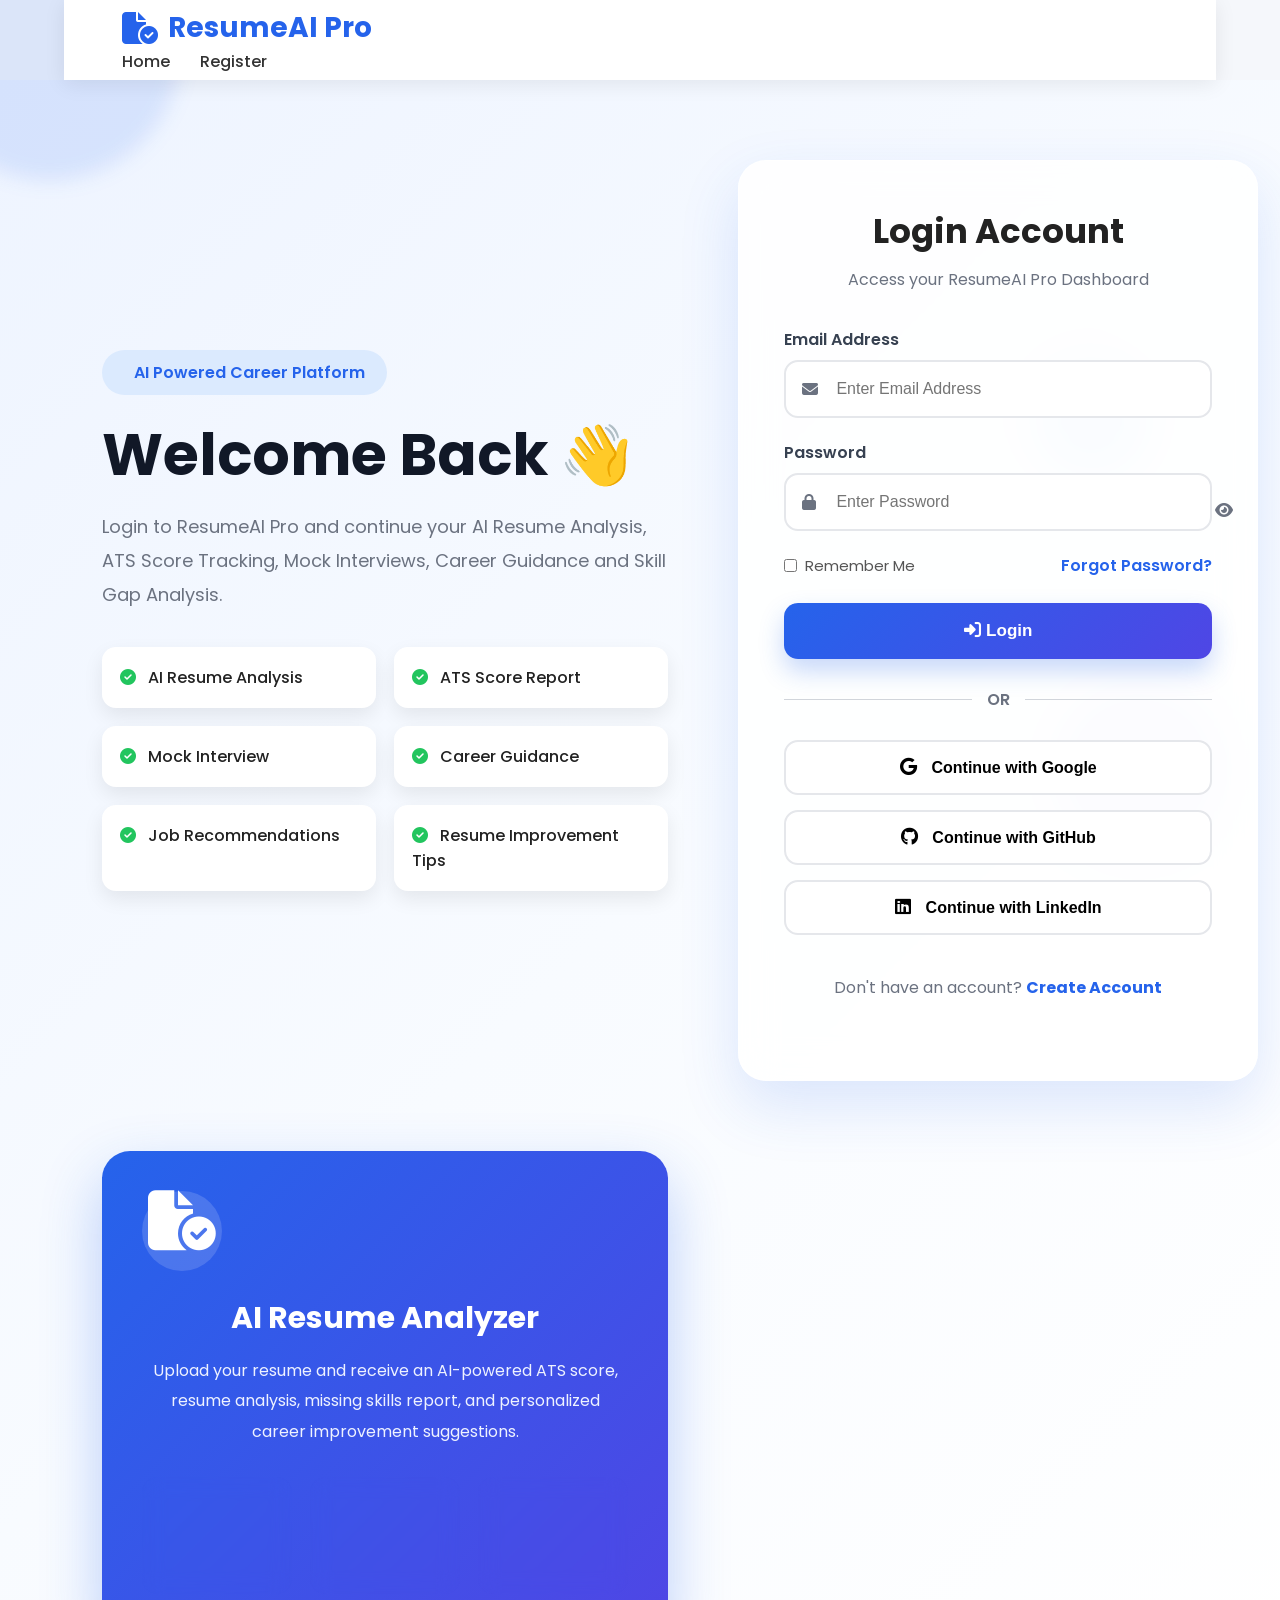
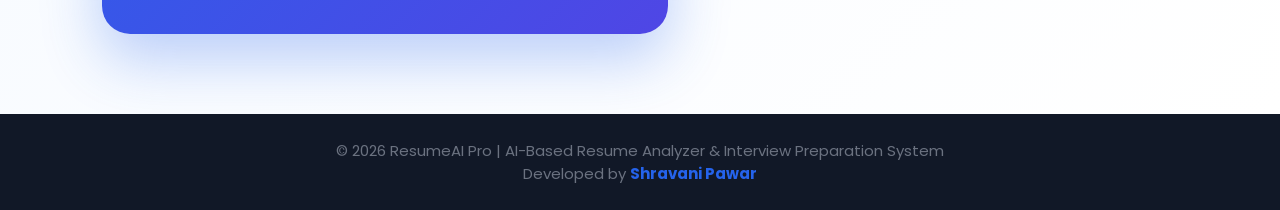
<file: login.html>
<!DOCTYPE html>
<html lang="en">

<head>

    <meta charset="UTF-8">
    <meta name="viewport" content="width=device-width, initial-scale=1.0">

    <title>Login | ResumeAI Pro</title>

    <!-- Google Font -->
    <link href="https://fonts.googleapis.com/css2?family=Poppins:wght@300;400;500;600;700;800&display=swap" rel="stylesheet">

    <!-- Font Awesome -->
    <link rel="stylesheet"
          href="https://cdnjs.cloudflare.com/ajax/libs/font-awesome/6.7.2/css/all.min.css">

    <!-- CSS (GitHub Pages Direct Linking) -->
    <link rel="stylesheet" href="style.css">
    <link rel="stylesheet" href="login.css">

</head>

<body>

<!--==================== NAVBAR ====================-->

<header class="navbar">

    <div class="container nav-container">

        <a href="index.html" class="logo">
            <i class="fa-solid fa-file-circle-check"></i>
            ResumeAI Pro
        </a>

        <nav>

            <ul class="nav-links">

                <li><a href="index.html">Home</a></li>

                <li><a href="register.html">Register</a></li>

            </ul>

        </nav>

    </div>

</header>

<!--==================== LOGIN ====================-->

<section class="login-page">

<div class="login-container">

<!-- LEFT SIDE -->

<div class="login-left">

<span class="login-badge">

<i class="fa-solid fa-sparkles"></i>

AI Powered Career Platform

</span>

<h1>

Welcome Back 👋

</h1>

<p>

Login to ResumeAI Pro and continue your AI Resume Analysis,
ATS Score Tracking,
Mock Interviews,
Career Guidance
and Skill Gap Analysis.

</p>

<div class="login-features">

<div>

<i class="fa-solid fa-circle-check"></i>

AI Resume Analysis

</div>

<div>

<i class="fa-solid fa-circle-check"></i>

ATS Score Report

</div>

<div>

<i class="fa-solid fa-circle-check"></i>

Mock Interview

</div>

<div>

<i class="fa-solid fa-circle-check"></i>

Career Guidance

</div>

<div>

<i class="fa-solid fa-circle-check"></i>

Job Recommendations

</div>

<div>

<i class="fa-solid fa-circle-check"></i>

Resume Improvement Tips

</div>

</div>

</div>

<!-- RIGHT SIDE -->

<div class="login-card">

<h2>

Login Account

</h2>

<p>

Access your ResumeAI Pro Dashboard

</p>

<form id="loginForm">

<div class="input-box">

<label>Email Address</label>

<div class="input-wrapper">

<i class="fa-solid fa-envelope"></i>

<input
type="email"
id="email"
placeholder="Enter Email Address"
required>

</div>

</div>

<div class="input-box">

<label>Password</label>

<div class="input-wrapper">

<i class="fa-solid fa-lock"></i>

<input
type="password"
id="password"
placeholder="Enter Password"
required>

<button
type="button"
class="toggle-password"
id="togglePassword">

<i class="fa-solid fa-eye"></i>

</button>

</div>

</div>

<!-- Remember Me + Forgot Password -->

<div class="login-options">

    <label class="remember-me">

        <input
            type="checkbox"
            id="remember">

        <span>Remember Me</span>

    </label>

    <a href="#" class="forgot-password">

        Forgot Password?

    </a>

</div>

<!-- Login Button -->

<button
    type="submit"
    class="login-btn"
    id="loginBtn">

    <span id="loginText">

        <i class="fa-solid fa-right-to-bracket"></i>

        Login

    </span>

    <span
        id="loadingSpinner"
        class="loading-spinner"
        style="display: none;">

        <i class="fa-solid fa-spinner fa-spin"></i>

        Please Wait...

    </span>

</button>

<!-- Divider -->

<div class="divider">

    <span>

        OR

    </span>

</div>

<!-- Google Login -->

<button
    type="button"
    class="social-btn google-btn">

    <i class="fa-brands fa-google"></i>

    Continue with Google

</button>

<!-- GitHub Login -->

<button
    type="button"
    class="social-btn github-btn">

    <i class="fa-brands fa-github"></i>

    Continue with GitHub

</button>

<!-- LinkedIn Login -->

<button
    type="button"
    class="social-btn linkedin-btn">

    <i class="fa-brands fa-linkedin"></i>

    Continue with LinkedIn

</button>

<p class="register-link">

    Don't have an account?

    <a href="register.html">

        Create Account

    </a>

</p>

</form>

</div>

<!-- ================= RIGHT INFO PANEL ================= -->

<div class="login-info">

    <div class="info-card">

        <div class="info-icon">
            <i class="fa-solid fa-file-circle-check"></i>
        </div>

        <h3>AI Resume Analyzer</h3>

        <p>
            Upload your resume and receive an AI-powered ATS score,
            resume analysis, missing skills report, and personalized
            career improvement suggestions.
        </p>

        <div class="info-stats">

            <div class="stat-box">
                <h2>95%</h2>
                <span>ATS Accuracy</span>
            </div>

            <div class="stat-box">
                <h2>10K+</h2>
                <span>Users</span>
            </div>

            <div class="stat-box">
                <h2>24/7</h2>
                <span>AI Support</span>
            </div>

        </div>

    </div>

</div>

</div>

</section>

<!-- Floating Background -->

<div class="bg-circle circle1"></div>
<div class="bg-circle circle2"></div>
<div class="bg-circle circle3"></div>

<!-- Footer -->

<footer class="login-footer">

    <p>

        © 2026 ResumeAI Pro |
        AI-Based Resume Analyzer & Interview Preparation System

    </p>

    <p>

        Developed by <strong>Shravani Pawar</strong>

    </p>

</footer>

<!-- JavaScript for Redirect to Dashboard -->

<script>
    document.getElementById('loginForm').addEventListener('submit', function(e) {
        e.preventDefault(); // Page reload थांबवतो
        
        // Optional: Spinner दाखवून लगेच redirect करणे
        document.getElementById('loginText').style.display = 'none';
        document.getElementById('loadingSpinner').style.display = 'inline-block';

        setTimeout(function() {
            window.location.href = 'dashboard.html'; // Direct Dashboard उघडेल
        }, 500); 
    });
</script>


</body>
</html>
</file>
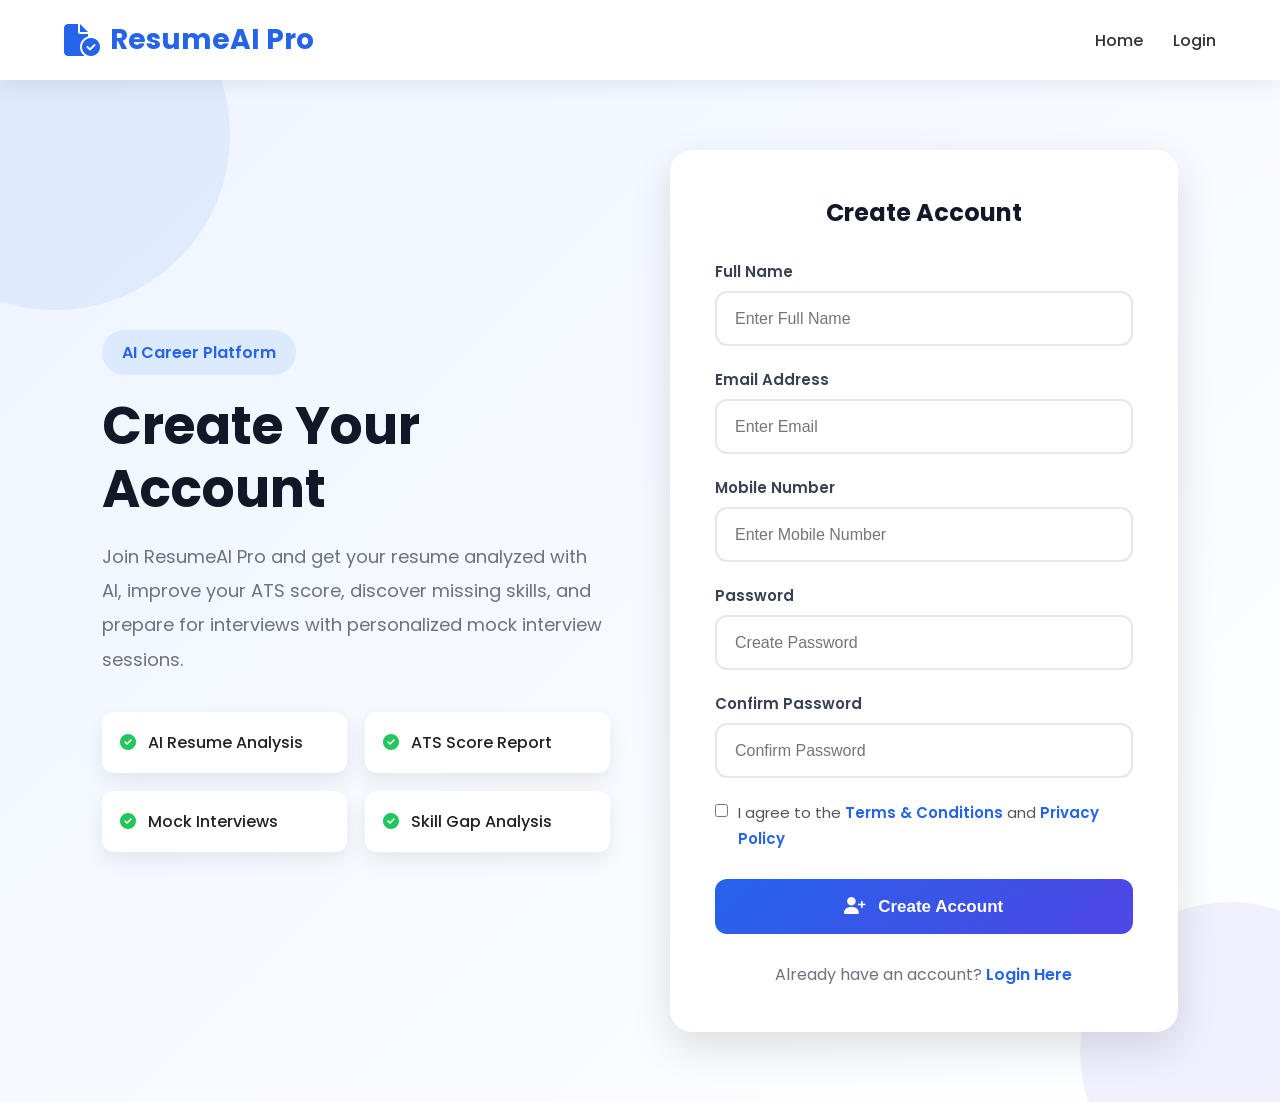
<file: register.html>
<!DOCTYPE html>
<html lang="en">

<head>

    <meta charset="UTF-8">
    <meta name="viewport" content="width=device-width, initial-scale=1.0">

    <title>Register | ResumeAI Pro</title>

    <!-- Google Fonts & Font Awesome -->
    <link rel="preconnect" href="https://fonts.googleapis.com">
    <link rel="preconnect" href="https://fonts.gstatic.com" crossorigin>
    <link href="https://fonts.googleapis.com/css2?family=Poppins:wght@300;400;500;600;700;800&display=swap" rel="stylesheet">
    <link rel="stylesheet" href="https://cdnjs.cloudflare.com/ajax/libs/font-awesome/6.6.0/css/all.min.css">

    <!-- CSS Files -->
    <link rel="stylesheet" href="style.css">
    <link rel="stylesheet" href="register.css">

</head>

<body>

<header>

    <nav class="navbar">

        <a href="index.html" class="logo">
            <i class="fa-solid fa-file-circle-check"></i>
            ResumeAI Pro
        </a>

        <div class="nav-links">

            <a href="index.html">Home</a>
            <a href="login.html">Login</a>

        </div>

    </nav>

</header>

<section class="register-page">

<div class="register-container">

<div class="register-left">

<span class="register-badge">

AI Career Platform

</span>

<h1>

Create Your Account

</h1>

<p>

Join ResumeAI Pro and get your resume analyzed with AI, improve your ATS score, discover missing skills, and prepare for interviews with personalized mock interview sessions.

</p>

<div class="register-features">

<div>

<i class="fa-solid fa-circle-check"></i>

AI Resume Analysis

</div>

<div>

<i class="fa-solid fa-circle-check"></i>

ATS Score Report

</div>

<div>

<i class="fa-solid fa-circle-check"></i>

Mock Interviews

</div>

<div>

<i class="fa-solid fa-circle-check"></i>

Skill Gap Analysis

</div>

</div>

</div>

<div class="register-right">

<div class="register-card">

<h2>Create Account</h2>

<form id="registerForm">

<div class="input-box">

<label>Full Name</label>

<input
type="text"
id="fullname"
placeholder="Enter Full Name"
required>

</div>

<div class="input-box">

<label>Email Address</label>

<input
type="email"
id="email"
placeholder="Enter Email"
required>

</div>

<div class="input-box">

    <label>Mobile Number</label>

    <input
        type="tel"
        id="mobile"
        placeholder="Enter Mobile Number"
        maxlength="10"
        required>

</div>

<div class="input-box">

    <label>Password</label>

    <input
        type="password"
        id="password"
        placeholder="Create Password"
        required>

</div>

<div class="input-box">

    <label>Confirm Password</label>

    <input
        type="password"
        id="confirmPassword"
        placeholder="Confirm Password"
        required>

</div>

<div class="checkbox-box">

    <input
        type="checkbox"
        id="terms"
        required>

    <label for="terms">

        I agree to the
        <a href="#">Terms & Conditions</a>
        and
        <a href="#">Privacy Policy</a>

    </label>

</div>

<button
    type="submit"
    class="register-btn-full">

    <i class="fa-solid fa-user-plus"></i>

    Create Account

</button>

<p class="login-text">

    Already have an account?

    <a href="login.html">

        Login Here

    </a>

</p>

</form>

</div>

</div>

</div>

</section>

<!-- JS Files -->
<script src="script.js"></script>
<script src="register.js"></script>

<script>
    // Register Form सबमिट झाल्यावर थेट Dashboard वर जाण्यासाठी Script
    document.getElementById('registerForm').addEventListener('submit', function(e) {
        e.preventDefault();
        window.location.href = 'dashboard.html';
    });
</script>

</body>

</html>
</file>
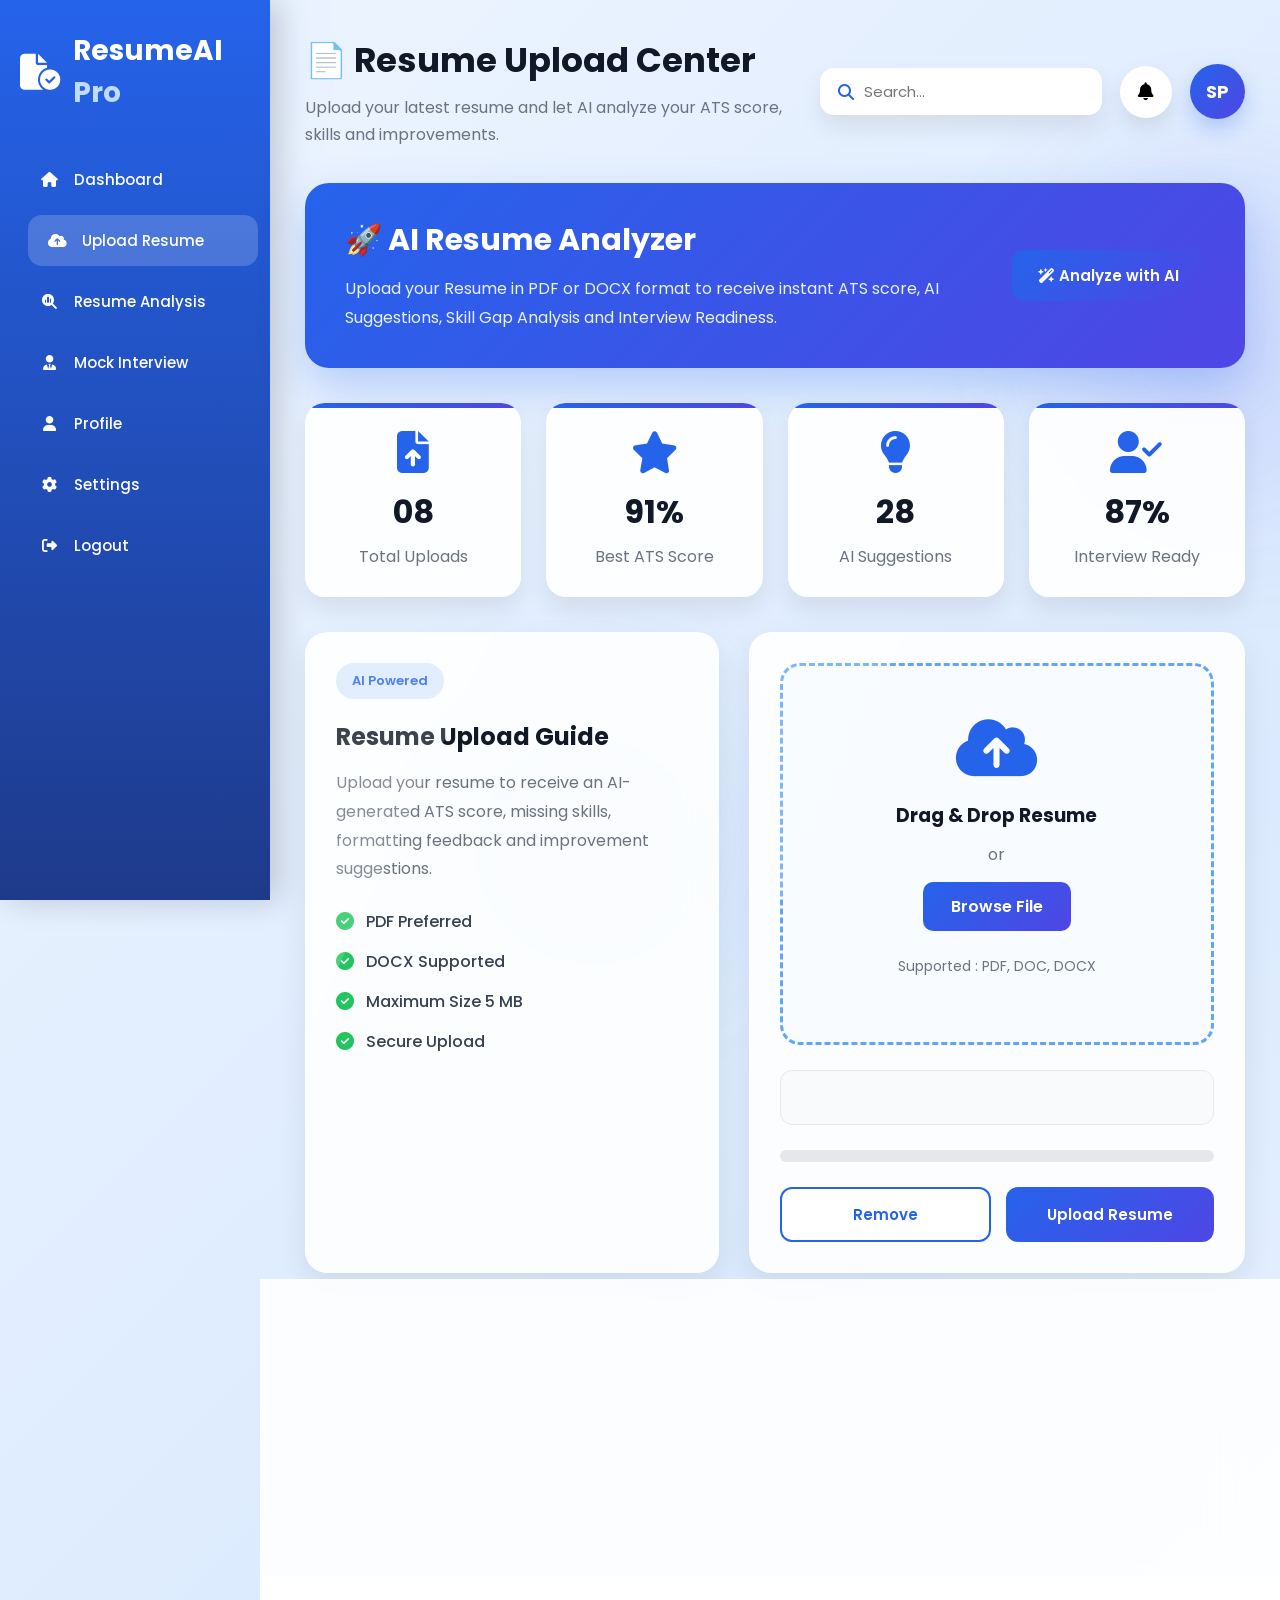
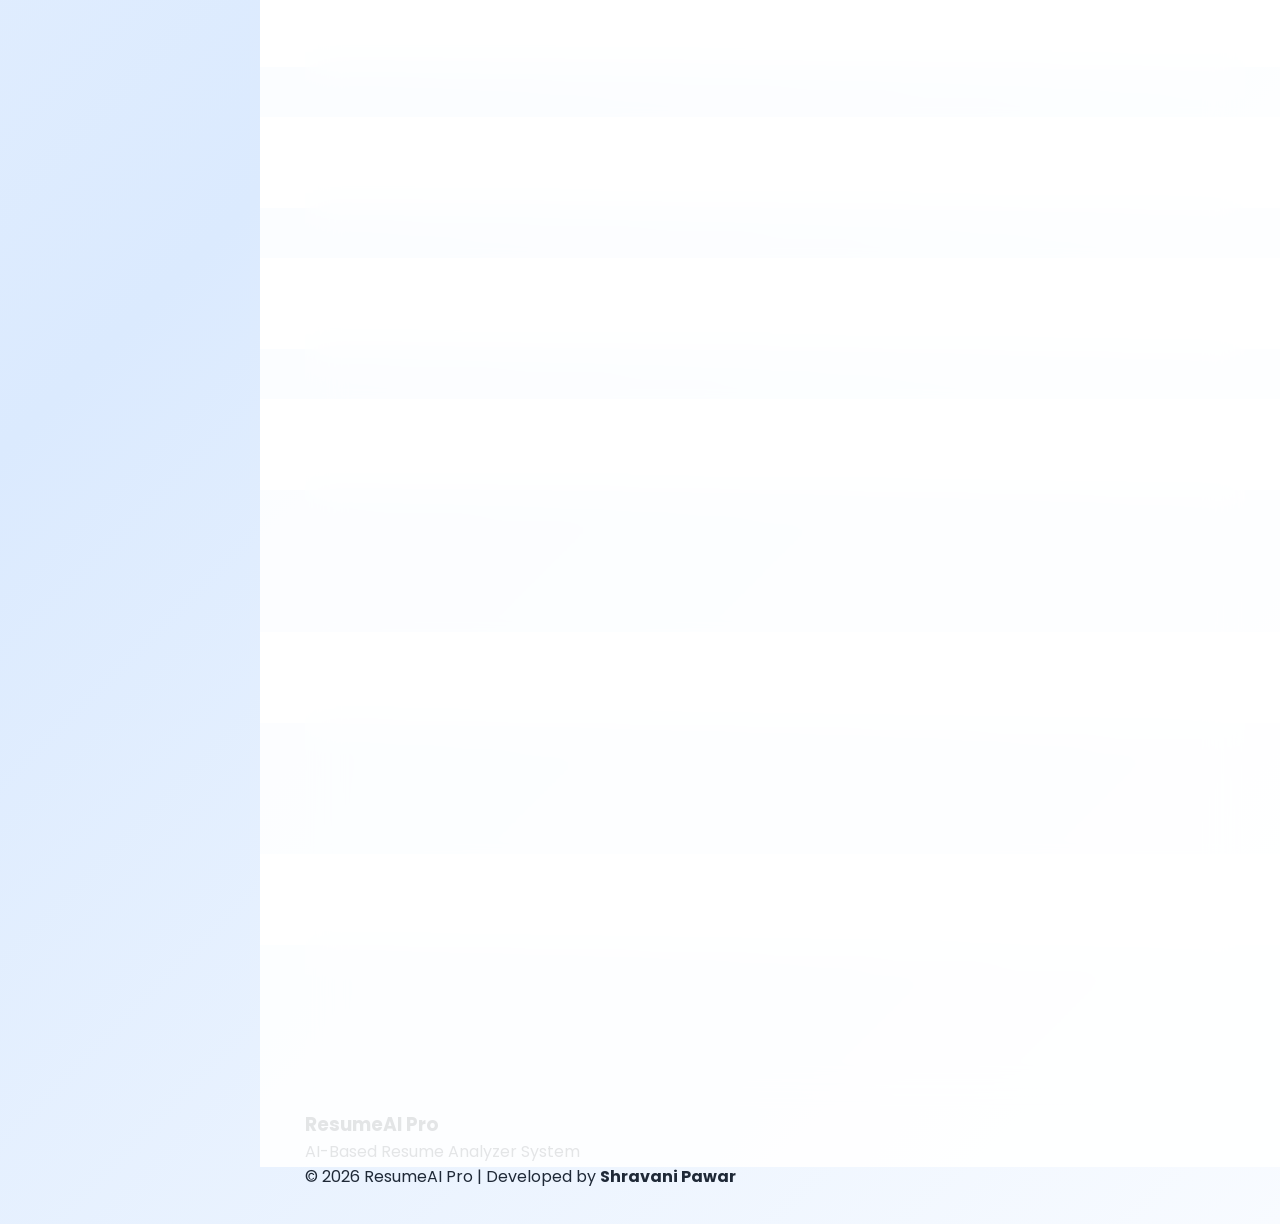
<file: upload.html>
<!DOCTYPE html>
<html lang="en">
<head>
    <meta charset="UTF-8">
    <meta name="viewport" content="width=device-width, initial-scale=1.0">
    <title>Upload Resume | ResumeAI Pro</title>

    <!-- Google Font -->
    <link href="https://fonts.googleapis.com/css2?family=Poppins:wght@300;400;500;600;700;800&display=swap" rel="stylesheet">

    <!-- Font Awesome -->
    <link rel="stylesheet" href="https://cdnjs.cloudflare.com/ajax/libs/font-awesome/6.6.0/css/all.min.css">

    <!-- CSS Direct Link for GitHub Pages -->
    <link rel="stylesheet" href="upload.css">
</head>

<body>

<!-- Floating Background -->
<div class="bg-circle bg1"></div>
<div class="bg-circle bg2"></div>
<div class="bg-circle bg3"></div>

<!-- ================= Sidebar ================= -->

<aside class="sidebar">

    <div class="logo">
        <i class="fa-solid fa-file-circle-check"></i>
        <h2>ResumeAI <span>Pro</span></h2>
    </div>

    <ul>

        <li>
            <a href="dashboard.html">
                <i class="fa-solid fa-house"></i>
                Dashboard
            </a>
        </li>

        <li class="active">
            <a href="upload_resume.html">
                <i class="fa-solid fa-cloud-arrow-up"></i>
                Upload Resume
            </a>
        </li>

        <li>
            <a href="analysis.html">
                <i class="fa-solid fa-magnifying-glass-chart"></i>
                Resume Analysis
            </a>
        </li>

        <!-- Mock Interview Button Added Here -->
        <li>
            <a href="mock_interview.html">
                <i class="fa-solid fa-user-tie"></i>
                Mock Interview
            </a>
        </li>

        <li>
            <a href="profile.html">
                <i class="fa-solid fa-user"></i>
                Profile
            </a>
        </li>

        <li>
            <a href="settings.html">
                <i class="fa-solid fa-gear"></i>
                Settings
            </a>
        </li>

        <li>
            <a href="login.html">
                <i class="fa-solid fa-right-from-bracket"></i>
                Logout
            </a>
        </li>

    </ul>

</aside>

<!-- ================= Main Content ================= -->

<main class="main-content">

<header class="top-header">

<div>

<h1>📄 Resume Upload Center</h1>

<p>
Upload your latest resume and let AI analyze
your ATS score, skills and improvements.
</p>

</div>

<div class="header-right">

<div class="search-box">

<i class="fa-solid fa-magnifying-glass"></i>

<input
type="text"
placeholder="Search...">

</div>

<button class="notification-btn">

<i class="fa-solid fa-bell"></i>

</button>

<div class="profile-circle">

SP

</div>

</div>

</header>

<!-- ================= Welcome Banner ================= -->

<section class="upload-banner">

<div>

<h2>🚀 AI Resume Analyzer</h2>

<p>

Upload your Resume in PDF or DOCX format
to receive instant ATS score, AI Suggestions,
Skill Gap Analysis and Interview Readiness.

</p>

</div>

<button
class="primary-btn"
onclick="window.location.href='analysis.html'">

<i class="fa-solid fa-wand-magic-sparkles"></i>

Analyze with AI

</button>

</section>

<!-- ================= Statistics ================= -->

<section class="stats-grid">

<div class="stat-card">

<i class="fa-solid fa-file-arrow-up"></i>

<h2>08</h2>

<p>Total Uploads</p>

</div>

<div class="stat-card">

<i class="fa-solid fa-star"></i>

<h2>91%</h2>

<p>Best ATS Score</p>

</div>

<div class="stat-card">

<i class="fa-solid fa-lightbulb"></i>

<h2>28</h2>

<p>AI Suggestions</p>

</div>

<div class="stat-card">

<i class="fa-solid fa-user-check"></i>

<h2>87%</h2>

<p>Interview Ready</p>

</div>

</section>
<!-- ================= Upload Section ================= -->

<section class="upload-wrapper">

    <!-- Left -->

    <div class="glass-card info-card">

        <span class="badge">AI Powered</span>

        <h2>Resume Upload Guide</h2>

        <p>
            Upload your resume to receive an AI-generated
            ATS score, missing skills, formatting feedback
            and improvement suggestions.
        </p>

        <div class="tips">

            <div class="tip">
                <i class="fa-solid fa-circle-check"></i>
                PDF Preferred
            </div>

            <div class="tip">
                <i class="fa-solid fa-circle-check"></i>
                DOCX Supported
            </div>

            <div class="tip">
                <i class="fa-solid fa-circle-check"></i>
                Maximum Size 5 MB
            </div>

            <div class="tip">
                <i class="fa-solid fa-circle-check"></i>
                Secure Upload
            </div>

        </div>

    </div>

    <!-- Right -->

    <div class="glass-card upload-card">

        <form id="resumeForm">

            <div class="upload-box" id="dropArea">

                <i class="fa-solid fa-cloud-arrow-up"></i>

                <h3>Drag & Drop Resume</h3>

                <p>or</p>

                <label
                    for="resumeInput"
                    class="browse-btn">

                    Browse File

                </label>

                <input
                    type="file"
                    id="resumeInput"
                    accept=".pdf,.doc,.docx"
                    hidden>

                <p class="small-text">
                    Supported : PDF, DOC, DOCX
                </p>

            </div>

            <div id="filePreview"></div>

            <div class="progress">

                <div
                    class="progress-bar"
                    id="progressBar">

                </div>

            </div>

            <div class="btn-group">

                <button
                    type="button"
                    class="secondary-btn"
                    id="removeBtn">

                    Remove

                </button>

                <button
                    type="submit"
                    class="primary-btn">

                    Upload Resume

                </button>

            </div>

        </form>

    </div>

</section>

<!-- ================= Resume Score Preview ================= -->

<section class="score-section">

    <div class="glass-card score-card">

        <div class="score-left">

            <h2>📊 Latest Resume Score</h2>

            <p>
                Your latest analyzed resume achieved a good
                ATS score. Continue improving your resume
                for better job opportunities.
            </p>

            <div class="score-progress">

                <div class="circle-progress">

                    <span>89%</span>

                </div>

            </div>

        </div>

        <div class="score-right">

            <div class="score-item success">
                <i class="fa-solid fa-circle-check"></i>
                Resume Format Excellent
            </div>

            <div class="score-item success">
                <i class="fa-solid fa-circle-check"></i>
                Contact Details Complete
            </div>

            <div class="score-item warning">
                <i class="fa-solid fa-triangle-exclamation"></i>
                Add More Technical Skills
            </div>

            <div class="score-item warning">
                <i class="fa-solid fa-triangle-exclamation"></i>
                Include More Projects
            </div>

            <div class="score-item danger">
                <i class="fa-solid fa-circle-xmark"></i>
                Add Certifications
            </div>

        </div>

    </div>

</section>

<!-- ================= AI Career Tips ================= -->

<section class="tips-grid">

    <div class="glass-card tip-card">

        <i class="fa-solid fa-lightbulb"></i>

        <h3>Resume Tip</h3>

        <p>
            Add measurable achievements in every project
            instead of only listing responsibilities.
        </p>

    </div>

    <div class="glass-card tip-card">

        <i class="fa-solid fa-code"></i>

        <h3>Recommended Skills</h3>

        <p>
            Python, Flask, SQL, Firebase,
            GitHub and REST API.
        </p>

    </div>

    <div class="glass-card tip-card">

        <i class="fa-solid fa-graduation-cap"></i>

        <h3>Learning Suggestion</h3>

        <p>
            Update your resume after every
            completed project for a better ATS score.
        </p>

    </div>

</section>

<!-- ================= Upload History ================= -->

<section class="glass-card history-card">

    <div class="section-header">

        <h2>📄 Upload History</h2>

        <button class="primary-btn"
                onclick="window.location.href='analysis.html'">

            <i class="fa-solid fa-chart-column"></i>

            View Analysis

        </button>

    </div>

    <table class="history-table">

        <thead>

        <tr>

            <th>Resume</th>
            <th>Date</th>
            <th>ATS Score</th>
            <th>Status</th>
            <th>Action</th>

        </tr>

        </thead>

        <tbody>

        <tr>

            <td>Resume_Final.pdf</td>

            <td>05 Aug 2026</td>

            <td>89%</td>

            <td>

                <span class="status success">

                    Analyzed

                </span>

            </td>

            <td>

                <button
                    class="table-btn"
                    onclick="window.location.href='analysis.html'">

                    View Report

                </button>

            </td>

        </tr>

        <tr>

            <td>Resume_v2.docx</td>

            <td>03 Aug 2026</td>

            <td>84%</td>

            <td>

                <span class="status pending">

                    Pending

                </span>

            </td>

            <td>

                <button
                    class="table-btn"
                    onclick="window.location.href='analysis.html'">

                    Analyze

                </button>

            </td>

        </tr>

        </tbody>

    </table>

</section>
<!-- ================= Recent Activities ================= -->

<section class="recent-grid">

    <div class="glass-card">

        <h2>📥 Recent Activities</h2>

        <ul class="activity-list">

            <li>✅ Resume uploaded successfully.</li>

            <li>🤖 Resume analyzed successfully.</li>

            <li>📊 ATS Score generated.</li>

            <li>📄 Analysis report saved.</li>

            <li>🎯 Upload history updated.</li>

        </ul>

    </div>

    <div class="glass-card">

        <h2>💡 AI Suggestions</h2>

        <ul class="activity-list">

            <li>Add GitHub Profile Link</li>

            <li>Add More Projects</li>

            <li>Improve Resume Summary</li>

            <li>Add Certifications</li>

            <li>Use ATS Friendly Keywords</li>

        </ul>

    </div>

</section>

<!-- ================= Footer ================= -->

<footer class="dashboard-footer">

    <h3>ResumeAI Pro</h3>

    <p>AI-Based Resume Analyzer System</p>

    <p>
        © 2026 ResumeAI Pro |
        Developed by <strong>Shravani Pawar</strong>
    </p>

</footer>

</main>

<!-- ================= JavaScript ================= -->

<script src="upload.js"></script>

</body>
</html>
</file>
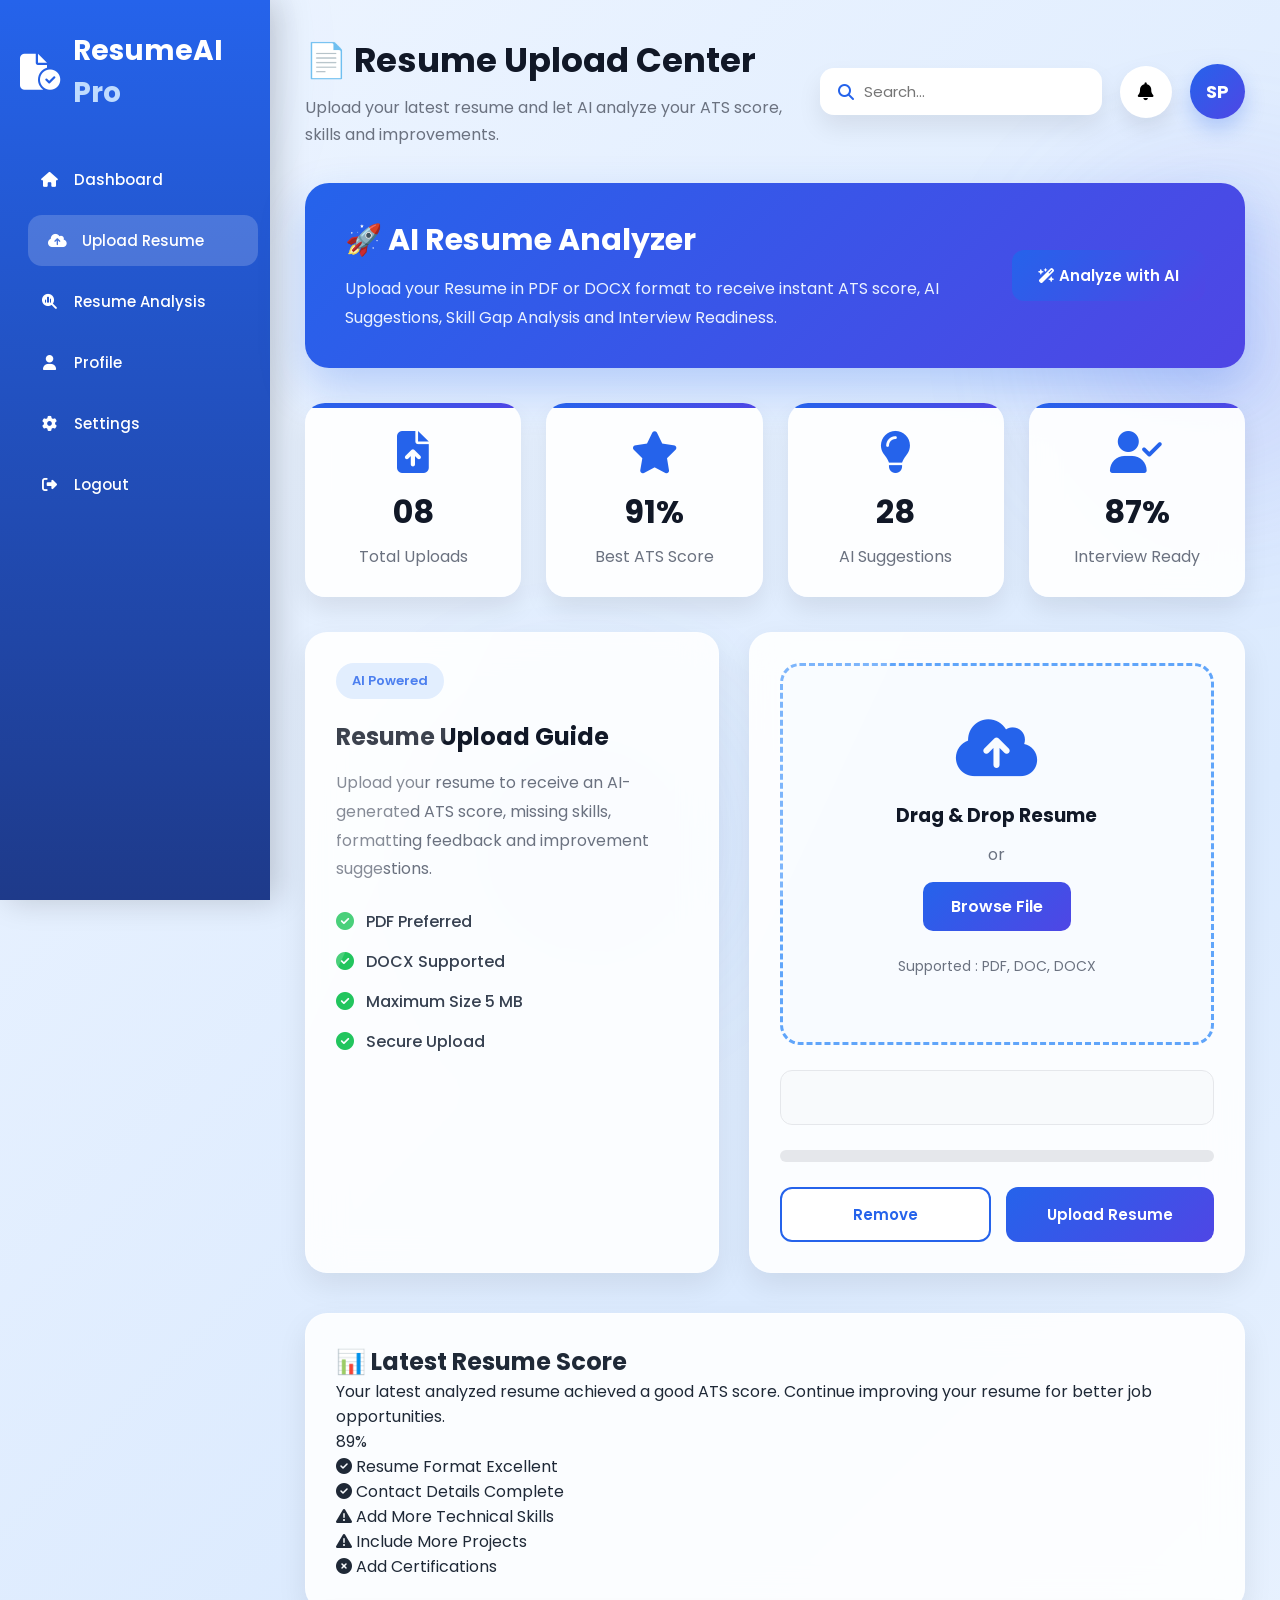
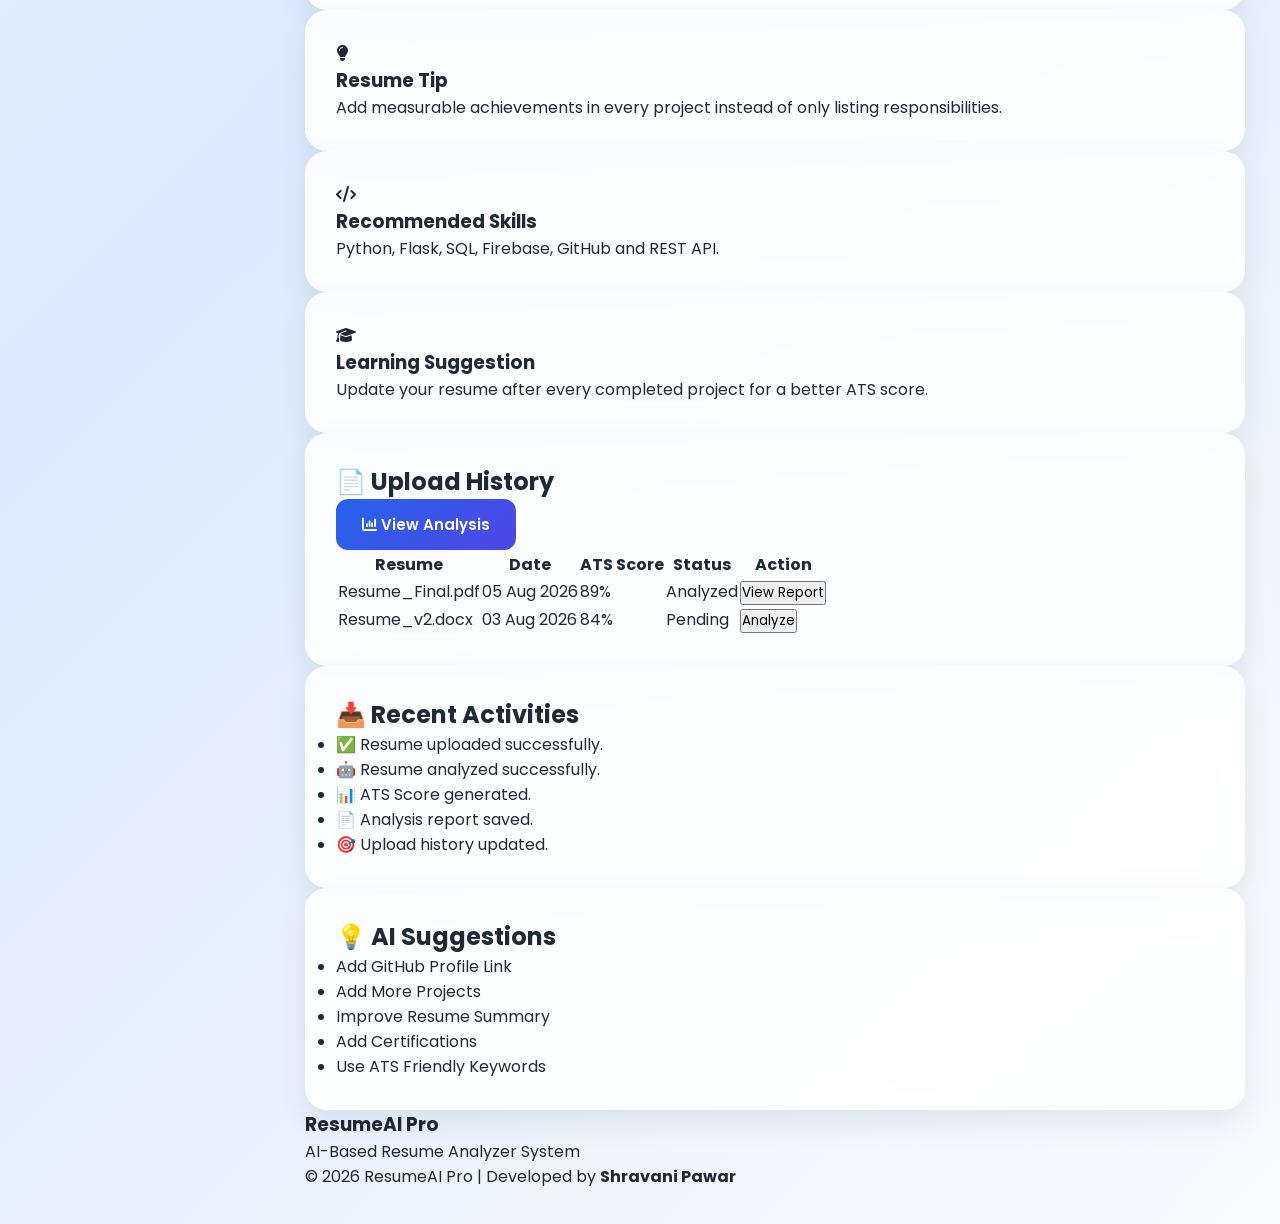
<file: upload_resume.html>
<!DOCTYPE html>
<html lang="en">
<head>
    <meta charset="UTF-8">
    <meta name="viewport" content="width=device-width, initial-scale=1.0">
    <title>Upload Resume | ResumeAI Pro</title>

    <!-- Google Font -->
    <link href="https://fonts.googleapis.com/css2?family=Poppins:wght@300;400;500;600;700;800&display=swap" rel="stylesheet">

    <!-- Font Awesome -->
    <link rel="stylesheet" href="https://cdnjs.cloudflare.com/ajax/libs/font-awesome/6.6.0/css/all.min.css">

    <!-- CSS Direct Link for GitHub Pages -->
    <link rel="stylesheet" href="upload.css">
</head>

<body>

<!-- Floating Background -->
<div class="bg-circle bg1"></div>
<div class="bg-circle bg2"></div>
<div class="bg-circle bg3"></div>

<!-- ================= Sidebar ================= -->

<aside class="sidebar">

    <div class="logo">
        <i class="fa-solid fa-file-circle-check"></i>
        <h2>ResumeAI <span>Pro</span></h2>
    </div>

    <ul>

        <li>
            <a href="dashboard.html">
                <i class="fa-solid fa-house"></i>
                Dashboard
            </a>
        </li>

        <li class="active">
            <a href="upload_resume.html">
                <i class="fa-solid fa-cloud-arrow-up"></i>
                Upload Resume
            </a>
        </li>

        <li>
            <a href="analysis.html">
                <i class="fa-solid fa-magnifying-glass-chart"></i>
                Resume Analysis
            </a>
        </li>

        <li>
            <a href="profile.html">
                <i class="fa-solid fa-user"></i>
                Profile
            </a>
        </li>

        <li>
            <a href="settings.html">
                <i class="fa-solid fa-gear"></i>
                Settings
            </a>
        </li>

        <li>
            <a href="login.html">
                <i class="fa-solid fa-right-from-bracket"></i>
                Logout
            </a>
        </li>

    </ul>

</aside>

<!-- ================= Main Content ================= -->

<main class="main-content">

<header class="top-header">

<div>

<h1>📄 Resume Upload Center</h1>

<p>
Upload your latest resume and let AI analyze
your ATS score, skills and improvements.
</p>

</div>

<div class="header-right">

<div class="search-box">

<i class="fa-solid fa-magnifying-glass"></i>

<input
type="text"
placeholder="Search...">

</div>

<button class="notification-btn">

<i class="fa-solid fa-bell"></i>

</button>

<div class="profile-circle">

SP

</div>

</div>

</header>

<!-- ================= Welcome Banner ================= -->

<section class="upload-banner">

<div>

<h2>🚀 AI Resume Analyzer</h2>

<p>

Upload your Resume in PDF or DOCX format
to receive instant ATS score, AI Suggestions,
Skill Gap Analysis and Interview Readiness.

</p>

</div>

<button
class="primary-btn"
onclick="window.location.href='analysis.html'">

<i class="fa-solid fa-wand-magic-sparkles"></i>

Analyze with AI

</button>

</section>

<!-- ================= Statistics ================= -->

<section class="stats-grid">

<div class="stat-card">

<i class="fa-solid fa-file-arrow-up"></i>

<h2>08</h2>

<p>Total Uploads</p>

</div>

<div class="stat-card">

<i class="fa-solid fa-star"></i>

<h2>91%</h2>

<p>Best ATS Score</p>

</div>

<div class="stat-card">

<i class="fa-solid fa-lightbulb"></i>

<h2>28</h2>

<p>AI Suggestions</p>

</div>

<div class="stat-card">

<i class="fa-solid fa-user-check"></i>

<h2>87%</h2>

<p>Interview Ready</p>

</div>

</section>
<!-- ================= Upload Section ================= -->

<section class="upload-wrapper">

    <!-- Left -->

    <div class="glass-card info-card">

        <span class="badge">AI Powered</span>

        <h2>Resume Upload Guide</h2>

        <p>
            Upload your resume to receive an AI-generated
            ATS score, missing skills, formatting feedback
            and improvement suggestions.
        </p>

        <div class="tips">

            <div class="tip">
                <i class="fa-solid fa-circle-check"></i>
                PDF Preferred
            </div>

            <div class="tip">
                <i class="fa-solid fa-circle-check"></i>
                DOCX Supported
            </div>

            <div class="tip">
                <i class="fa-solid fa-circle-check"></i>
                Maximum Size 5 MB
            </div>

            <div class="tip">
                <i class="fa-solid fa-circle-check"></i>
                Secure Upload
            </div>

        </div>

    </div>

    <!-- Right -->

    <div class="glass-card upload-card">

        <form id="resumeForm">

            <div class="upload-box" id="dropArea">

                <i class="fa-solid fa-cloud-arrow-up"></i>

                <h3>Drag & Drop Resume</h3>

                <p>or</p>

                <label
                    for="resumeInput"
                    class="browse-btn">

                    Browse File

                </label>

                <input
                    type="file"
                    id="resumeInput"
                    accept=".pdf,.doc,.docx"
                    hidden>

                <p class="small-text">
                    Supported : PDF, DOC, DOCX
                </p>

            </div>

            <div id="filePreview"></div>

            <div class="progress">

                <div
                    class="progress-bar"
                    id="progressBar">

                </div>

            </div>

            <div class="btn-group">

                <button
                    type="button"
                    class="secondary-btn"
                    id="removeBtn">

                    Remove

                </button>

                <button
                    type="submit"
                    class="primary-btn">

                    Upload Resume

                </button>

            </div>

        </form>

    </div>

</section>

<!-- ================= Resume Score Preview ================= -->

<section class="score-section">

    <div class="glass-card score-card">

        <div class="score-left">

            <h2>📊 Latest Resume Score</h2>

            <p>
                Your latest analyzed resume achieved a good
                ATS score. Continue improving your resume
                for better job opportunities.
            </p>

            <div class="score-progress">

                <div class="circle-progress">

                    <span>89%</span>

                </div>

            </div>

        </div>

        <div class="score-right">

            <div class="score-item success">
                <i class="fa-solid fa-circle-check"></i>
                Resume Format Excellent
            </div>

            <div class="score-item success">
                <i class="fa-solid fa-circle-check"></i>
                Contact Details Complete
            </div>

            <div class="score-item warning">
                <i class="fa-solid fa-triangle-exclamation"></i>
                Add More Technical Skills
            </div>

            <div class="score-item warning">
                <i class="fa-solid fa-triangle-exclamation"></i>
                Include More Projects
            </div>

            <div class="score-item danger">
                <i class="fa-solid fa-circle-xmark"></i>
                Add Certifications
            </div>

        </div>

    </div>

</section>

<!-- ================= AI Career Tips ================= -->

<section class="tips-grid">

    <div class="glass-card tip-card">

        <i class="fa-solid fa-lightbulb"></i>

        <h3>Resume Tip</h3>

        <p>
            Add measurable achievements in every project
            instead of only listing responsibilities.
        </p>

    </div>

    <div class="glass-card tip-card">

        <i class="fa-solid fa-code"></i>

        <h3>Recommended Skills</h3>

        <p>
            Python, Flask, SQL, Firebase,
            GitHub and REST API.
        </p>

    </div>

    <div class="glass-card tip-card">

        <i class="fa-solid fa-graduation-cap"></i>

        <h3>Learning Suggestion</h3>

        <p>
            Update your resume after every
            completed project for a better ATS score.
        </p>

    </div>

</section>

<!-- ================= Upload History ================= -->

<section class="glass-card history-card">

    <div class="section-header">

        <h2>📄 Upload History</h2>

        <button class="primary-btn"
                onclick="window.location.href='analysis.html'">

            <i class="fa-solid fa-chart-column"></i>

            View Analysis

        </button>

    </div>

    <table class="history-table">

        <thead>

        <tr>

            <th>Resume</th>
            <th>Date</th>
            <th>ATS Score</th>
            <th>Status</th>
            <th>Action</th>

        </tr>

        </thead>

        <tbody>

        <tr>

            <td>Resume_Final.pdf</td>

            <td>05 Aug 2026</td>

            <td>89%</td>

            <td>

                <span class="status success">

                    Analyzed

                </span>

            </td>

            <td>

                <button
                    class="table-btn"
                    onclick="window.location.href='analysis.html'">

                    View Report

                </button>

            </td>

        </tr>

        <tr>

            <td>Resume_v2.docx</td>

            <td>03 Aug 2026</td>

            <td>84%</td>

            <td>

                <span class="status pending">

                    Pending

                </span>

            </td>

            <td>

                <button
                    class="table-btn"
                    onclick="window.location.href='analysis.html'">

                    Analyze

                </button>

            </td>

        </tr>

        </tbody>

    </table>

</section>
<!-- ================= Recent Activities ================= -->

<section class="recent-grid">

    <div class="glass-card">

        <h2>📥 Recent Activities</h2>

        <ul class="activity-list">

            <li>✅ Resume uploaded successfully.</li>

            <li>🤖 Resume analyzed successfully.</li>

            <li>📊 ATS Score generated.</li>

            <li>📄 Analysis report saved.</li>

            <li>🎯 Upload history updated.</li>

        </ul>

    </div>

    <div class="glass-card">

        <h2>💡 AI Suggestions</h2>

        <ul class="activity-list">

            <li>Add GitHub Profile Link</li>

            <li>Add More Projects</li>

            <li>Improve Resume Summary</li>

            <li>Add Certifications</li>

            <li>Use ATS Friendly Keywords</li>

        </ul>

    </div>

</section>

<!-- ================= Footer ================= -->

<footer class="dashboard-footer">

    <h3>ResumeAI Pro</h3>

    <p>AI-Based Resume Analyzer System</p>

    <p>
        © 2026 ResumeAI Pro |
        Developed by <strong>Shravani Pawar</strong>
    </p>

</footer>

</main>

<!-- ================= JavaScript ================= -->

<script>

const uploadBtn = document.querySelector("#resumeForm");
const fileInput = document.getElementById("resumeInput");
const filePreview = document.getElementById("filePreview");
const progressBar = document.getElementById("progressBar");
const removeBtn = document.getElementById("removeBtn");

if(removeBtn){
removeBtn.onclick = () =>{
fileInput.value="";
filePreview.innerHTML="";
progressBar.style.width="0%";
};
}

if(uploadBtn){

uploadBtn.addEventListener("submit",function(e){

e.preventDefault();

if(fileInput.files.length===0){

alert("Please select a resume first.");

return;

}

progressBar.style.width="100%";

setTimeout(function(){

window.location.href="analysis.html";

},1200);

});

}

fileInput.addEventListener("change",function(){

if(fileInput.files.length>0){

filePreview.innerHTML=`
<div style="margin-top:15px;padding:12px;border-radius:10px;background:#eef4ff;color:#333;">
<b>Selected File:</b><br>
${fileInput.files[0].name}
</div>
`;

}

});

</script>

<script src="upload.js"></script>

</body>
</html>
</file>
<file: style.css>
/*=============================
        GOOGLE FONT
==============================*/

@import url('https://fonts.googleapis.com/css2?family=Poppins:wght@300;400;500;600;700;800&display=swap');

/*=============================
        RESET
==============================*/

*{
    margin:0;
    padding:0;
    box-sizing:border-box;
    scroll-behavior:smooth;
}

body{
    font-family:'Poppins',sans-serif;
    background:#f5f7fb;
    color:#222;
    overflow-x:hidden;
}

.container{
    width:90%;
    max-width:1200px;
    margin:auto;
}

a{
    text-decoration:none;
}

ul{
    list-style:none;
}

img{
    max-width:100%;
}
/*====================================
            NAVBAR
====================================*/

header{
    width:100%;
    background:#ffffff;
    position:sticky;
    top:0;
    left:0;
    z-index:1000;
    box-shadow:0 4px 20px rgba(0,0,0,.08);
}

.navbar{
    width:90%;
    max-width:1200px;
    margin:auto;
    height:80px;
    display:flex;
    justify-content:space-between;
    align-items:center;
}

.logo{
    display:flex;
    align-items:center;
    gap:10px;
    font-size:28px;
    font-weight:700;
    color:#2563eb;
}

.logo i{
    font-size:32px;
}

.nav-links{
    display:flex;
    align-items:center;
    gap:30px;
}

.nav-links a{
    color:#333;
    font-size:16px;
    font-weight:500;
    transition:.3s;
}

.nav-links a:hover{
    color:#2563eb;
}

.nav-buttons{
    display:flex;
    gap:15px;
}

.login-btn{
    padding:10px 22px;
    border:2px solid #2563eb;
    border-radius:8px;
    color:#2563eb;
    font-weight:600;
    transition:.3s;
}

.login-btn:hover{
    background:#2563eb;
    color:#fff;
}

.register-btn{
    padding:10px 24px;
    background:#2563eb;
    color:#fff;
    border-radius:8px;
    font-weight:600;
    transition:.3s;
}

.register-btn:hover{
    background:#1d4ed8;
}

/*====================================
            HERO SECTION
====================================*/

.hero{
    width:90%;
    max-width:1200px;
    margin:70px auto;
    display:grid;
    grid-template-columns:1fr 1fr;
    gap:60px;
    align-items:center;
}

.badge{
    display:inline-block;
    padding:10px 18px;
    background:#dbeafe;
    color:#2563eb;
    border-radius:30px;
    font-size:14px;
    font-weight:600;
    margin-bottom:25px;
}

.hero h1{
    font-size:55px;
    line-height:1.2;
    margin-bottom:20px;
    color:#111827;
}

.hero h1 span{
    color:#2563eb;
}

.hero p{
    font-size:18px;
    color:#555;
    line-height:1.8;
    margin-bottom:35px;
}

.hero-buttons{
    display:flex;
    gap:20px;
    margin-bottom:40px;
}

.primary-btn{
    background:#2563eb;
    color:#fff;
    padding:15px 35px;
    border-radius:10px;
    font-weight:600;
    transition:.3s;
}

.primary-btn:hover{
    background:#1d4ed8;
    transform:translateY(-3px);
}

.secondary-btn{
    border:2px solid #2563eb;
    color:#2563eb;
    padding:15px 35px;
    border-radius:10px;
    font-weight:600;
    transition:.3s;
}

.secondary-btn:hover{
    background:#2563eb;
    color:#fff;
}

.hero-stats{
    display:flex;
    gap:20px;
    flex-wrap:wrap;
}

.stat-box{
    background:#fff;
    padding:20px;
    border-radius:12px;
    box-shadow:0 5px 20px rgba(0,0,0,.08);
    min-width:150px;
    text-align:center;
}

.stat-box h2{
    color:#2563eb;
    font-size:28px;
}

.stat-box span{
    font-size:14px;
    color:#666;
}

/*====================================
        HERO RIGHT CARD
====================================*/

.hero-card{
    background:#fff;
    padding:35px;
    border-radius:20px;
    box-shadow:0 10px 35px rgba(0,0,0,.10);
}

.card-header{
    display:flex;
    align-items:center;
    gap:12px;
    margin-bottom:25px;
}

.card-header i{
    font-size:30px;
    color:#2563eb;
}

.score-circle{
    width:170px;
    height:170px;
    border-radius:50%;
    background:#2563eb;
    color:#fff;
    display:flex;
    flex-direction:column;
    justify-content:center;
    align-items:center;
    margin:20px auto;
}

.score-circle h2{
    font-size:40px;
}

.analysis-list{
    margin-top:30px;
}

.analysis-item{
    display:flex;
    align-items:center;
    gap:12px;
    padding:12px 0;
    border-bottom:1px solid #eee;
}

.analysis-item i{
    color:#22c55e;
}

.analyze-btn{
    width:100%;
    margin-top:25px;
    padding:15px;
    background:#2563eb;
    color:#fff;
    border:none;
    border-radius:10px;
    font-size:16px;
    cursor:pointer;
    transition:.3s;
}

.analyze-btn:hover{
    background:#1d4ed8;
}
/*====================================
        SECTION TITLE
====================================*/

.section-title{
    text-align:center;
    margin-bottom:60px;
}

.section-title span{
    color:#2563eb;
    font-size:15px;
    font-weight:600;
    text-transform:uppercase;
    letter-spacing:2px;
}

.section-title h2{
    font-size:40px;
    margin:15px 0;
    color:#111827;
}

.section-title p{
    max-width:700px;
    margin:auto;
    color:#666;
    line-height:1.8;
    font-size:17px;
}

/*====================================
            ABOUT
====================================*/

.about{
    padding:100px 0;
    background:#ffffff;
}

.about-content{
    display:grid;
    grid-template-columns:1fr 1fr;
    gap:60px;
    align-items:center;
}

.about-card{
    background:#2563eb;
    color:#fff;
    padding:45px;
    border-radius:20px;
    text-align:center;
    box-shadow:0 15px 35px rgba(37,99,235,.25);
}

.about-icon i{
    font-size:60px;
    margin-bottom:20px;
}

.about-card h3{
    margin-bottom:15px;
    font-size:28px;
}

.about-card p{
    line-height:1.8;
}

.about-text h3{
    font-size:34px;
    margin-bottom:20px;
}

.about-text p{
    color:#555;
    line-height:1.9;
    margin-bottom:20px;
}

.about-list{
    margin:30px 0;
}

.about-item{
    display:flex;
    align-items:center;
    gap:12px;
    margin-bottom:16px;
}

.about-item i{
    color:#22c55e;
    font-size:18px;
}

.about-btn{
    display:inline-block;
    background:#2563eb;
    color:#fff;
    padding:14px 30px;
    border-radius:10px;
    font-weight:600;
    transition:.3s;
}

.about-btn:hover{
    background:#1d4ed8;
    transform:translateY(-3px);
}

/*====================================
            FEATURES
====================================*/

.features{
    padding:100px 0;
    background:#f8fafc;
}

.feature-grid{
    display:grid;
    grid-template-columns:repeat(auto-fit,minmax(260px,1fr));
    gap:30px;
}

.feature-card{
    background:#fff;
    padding:35px;
    border-radius:18px;
    text-align:center;
    transition:.35s;
    box-shadow:0 8px 25px rgba(0,0,0,.06);
}

.feature-card:hover{
    transform:translateY(-10px);
    box-shadow:0 18px 40px rgba(37,99,235,.18);
}

.feature-icon{
    width:80px;
    height:80px;
    margin:auto;
    border-radius:50%;
    background:#dbeafe;
    display:flex;
    justify-content:center;
    align-items:center;
    margin-bottom:20px;
}

.feature-icon i{
    font-size:34px;
    color:#2563eb;
}

.feature-card h3{
    margin-bottom:15px;
    font-size:24px;
}

.feature-card p{
    color:#666;
    line-height:1.8;
    margin-bottom:20px;
}

.feature-card a{
    color:#2563eb;
    font-weight:600;
}

/*====================================
        FEATURE HIGHLIGHTS
====================================*/

.highlights{
    padding:80px 0;
    background:#2563eb;
}

.highlight-box{
    display:grid;
    grid-template-columns:repeat(auto-fit,minmax(240px,1fr));
    gap:25px;
}

.highlight-item{
    background:rgba(255,255,255,.12);
    padding:30px;
    border-radius:18px;
    color:#fff;
    text-align:center;
    backdrop-filter:blur(10px);
}

.highlight-item i{
    font-size:42px;
    margin-bottom:20px;
}

.highlight-item h3{
    margin-bottom:12px;
    font-size:22px;
}

.highlight-item p{
    line-height:1.8;
}
/*====================================
        HOW IT WORKS
====================================*/

.working{
    padding:100px 0;
    background:#ffffff;
}

.working-grid{
    display:grid;
    grid-template-columns:repeat(auto-fit,minmax(280px,1fr));
    gap:30px;
}

.work-card{
    background:#fff;
    padding:35px;
    border-radius:18px;
    text-align:center;
    position:relative;
    transition:.3s;
    box-shadow:0 8px 25px rgba(0,0,0,.08);
}

.work-card:hover{
    transform:translateY(-10px);
    box-shadow:0 15px 35px rgba(37,99,235,.18);
}

.step-number{
    position:absolute;
    top:18px;
    right:20px;
    width:40px;
    height:40px;
    border-radius:50%;
    background:#2563eb;
    color:#fff;
    display:flex;
    justify-content:center;
    align-items:center;
    font-weight:700;
}

.work-card i{
    font-size:45px;
    color:#2563eb;
    margin:20px 0;
}

.work-card h3{
    margin-bottom:15px;
    font-size:24px;
}

.work-card p{
    color:#666;
    line-height:1.8;
}

/*====================================
        WHY CHOOSE US
====================================*/

.why-choose{
    padding:100px 0;
    background:#f8fafc;
}

.why-choose .container{
    display:grid;
    grid-template-columns:1fr 1fr;
    gap:60px;
    align-items:center;
}

.why-left span{
    color:#2563eb;
    font-weight:600;
    letter-spacing:2px;
}

.why-left h2{
    font-size:40px;
    margin:20px 0;
}

.why-left p{
    color:#555;
    line-height:1.9;
    margin-bottom:30px;
}

.why-left ul{
    list-style:none;
}

.why-left ul li{
    margin-bottom:18px;
    font-size:17px;
    display:flex;
    align-items:center;
}

.why-left ul li i{
    color:#22c55e;
    margin-right:12px;
}

.info-card{
    background:#2563eb;
    color:#fff;
    padding:50px;
    border-radius:20px;
    text-align:center;
    box-shadow:0 15px 35px rgba(37,99,235,.25);
}

.info-card i{
    font-size:60px;
    margin-bottom:20px;
}

.info-card h3{
    font-size:28px;
    margin-bottom:20px;
}

.info-card p{
    line-height:1.8;
}

/*====================================
        CTA SECTION
====================================*/

.cta{
    padding:90px 20px;
    background:linear-gradient(135deg,#2563eb,#4f46e5);
    color:#fff;
    text-align:center;
}

.cta h2{
    font-size:42px;
    margin-bottom:20px;
}

.cta p{
    max-width:700px;
    margin:0 auto 35px;
    line-height:1.8;
    font-size:18px;
}

.cta-btn{
    display:inline-block;
    padding:16px 40px;
    background:#fff;
    color:#2563eb;
    border-radius:10px;
    font-weight:600;
    transition:.3s;
}

.cta-btn:hover{
    transform:translateY(-5px);
}

/*====================================
        TECHNOLOGY
====================================*/

.technology{
    padding:100px 0;
    background:#ffffff;
}

.tech-grid{
    display:grid;
    grid-template-columns:repeat(auto-fit,minmax(180px,1fr));
    gap:25px;
}

.tech-card{
    background:#fff;
    padding:35px;
    text-align:center;
    border-radius:18px;
    transition:.3s;
    box-shadow:0 8px 25px rgba(0,0,0,.08);
}

.tech-card:hover{
    transform:translateY(-8px);
    box-shadow:0 15px 35px rgba(37,99,235,.18);
}

.tech-card i{
    font-size:55px;
    color:#2563eb;
    margin-bottom:20px;
}

.tech-card h3{
    font-size:22px;
}
/*====================================
                FAQ
====================================*/

.faq{
    padding:100px 0;
    background:#f8fafc;
}

.faq-container{
    max-width:900px;
    margin:auto;
}

.faq-item{
    background:#fff;
    padding:25px;
    margin-bottom:20px;
    border-radius:15px;
    box-shadow:0 5px 20px rgba(0,0,0,.08);
}

.faq-item h3{
    color:#2563eb;
    margin-bottom:10px;
    font-size:22px;
}

.faq-item p{
    color:#555;
    line-height:1.8;
}

/*====================================
            CONTACT
====================================*/

.contact{
    padding:100px 0;
    background:#ffffff;
}

.contact-box{
    display:grid;
    grid-template-columns:repeat(auto-fit,minmax(250px,1fr));
    gap:30px;
    text-align:center;
}

.contact-box div{
    background:#fff;
    padding:35px;
    border-radius:18px;
    box-shadow:0 8px 25px rgba(0,0,0,.08);
    transition:.3s;
}

.contact-box div:hover{
    transform:translateY(-8px);
}

.contact-box i{
    font-size:45px;
    color:#2563eb;
    margin-bottom:20px;
}

.contact-box h3{
    margin-bottom:10px;
}

/*====================================
            FOOTER
====================================*/

footer{
    background:#111827;
    color:#fff;
    padding-top:60px;
}

.footer-content{
    display:grid;
    grid-template-columns:2fr 1fr 1fr;
    gap:40px;
    padding-bottom:40px;
}

.footer-left h2{
    margin-bottom:15px;
}

.footer-left p{
    color:#d1d5db;
    line-height:1.8;
}

.footer-center{
    display:flex;
    flex-direction:column;
    gap:15px;
}

.footer-center a{
    color:#d1d5db;
    transition:.3s;
}

.footer-center a:hover{
    color:#ffffff;
}

.footer-right{
    display:flex;
    gap:18px;
    align-items:flex-start;
}

.footer-right a{
    width:45px;
    height:45px;
    border-radius:50%;
    background:#2563eb;
    color:#fff;
    display:flex;
    justify-content:center;
    align-items:center;
    font-size:20px;
    transition:.3s;
}

.footer-right a:hover{
    transform:translateY(-5px);
}

.copyright{
    text-align:center;
    padding:20px;
    border-top:1px solid rgba(255,255,255,.15);
    color:#d1d5db;
}

/*====================================
        RESPONSIVE DESIGN
====================================*/

@media(max-width:992px){

    .hero,
    .about-content,
    .why-choose .container{
        grid-template-columns:1fr;
    }

    .hero-right{
        margin-top:40px;
    }

    .footer-content{
        grid-template-columns:1fr;
        text-align:center;
    }

    .footer-right{
        justify-content:center;
    }

}

@media(max-width:768px){

    .navbar{
        flex-direction:column;
        height:auto;
        padding:20px 0;
    }

    .nav-links{
        flex-wrap:wrap;
        justify-content:center;
        margin:20px 0;
        gap:18px;
    }

    .nav-buttons{
        margin-bottom:10px;
    }

    .hero{
        margin-top:40px;
    }

    .hero h1{
        font-size:38px;
    }

    .section-title h2{
        font-size:30px;
    }

    .cta h2{
        font-size:32px;
    }

}

@media(max-width:480px){

    .hero h1{
        font-size:30px;
    }

    .hero-buttons{
        flex-direction:column;
    }

    .primary-btn,
    .secondary-btn,
    .cta-btn{
        width:100%;
        text-align:center;
    }

    .stat-box{
        width:100%;
    }

}
</file>
<file: login.css>
/*==========================================
        LOGIN PAGE
==========================================*/

.login-page{
    min-height:100vh;
    display:flex;
    justify-content:center;
    align-items:center;
    padding:80px 8%;
    background:linear-gradient(135deg,#eef4ff,#f8fbff,#ffffff);
    position:relative;
    overflow:hidden;
}

.login-container{
    width:100%;
    max-width:1350px;
    display:grid;
    grid-template-columns:1fr 520px;
    gap:70px;
    align-items:center;
    position:relative;
    z-index:5;
}

/*================ LEFT =================*/

.login-badge{
    display:inline-flex;
    align-items:center;
    gap:10px;
    background:#dbeafe;
    color:#2563eb;
    padding:10px 22px;
    border-radius:40px;
    font-weight:600;
    margin-bottom:25px;
}

.login-left h1{
    font-size:58px;
    color:#111827;
    line-height:1.2;
    margin-bottom:20px;
}

.login-left p{
    color:#6b7280;
    font-size:18px;
    line-height:1.9;
    margin-bottom:35px;
}

.login-features{
    display:grid;
    grid-template-columns:repeat(2,1fr);
    gap:18px;
}

.login-features div{
    background:#fff;
    border-radius:14px;
    padding:18px;
    font-weight:500;
    box-shadow:0 8px 20px rgba(0,0,0,.08);
    transition:.35s;
}

.login-features div:hover{
    transform:translateY(-6px);
}

.login-features i{
    color:#22c55e;
    margin-right:8px;
}

/*================ CARD =================*/

.login-card{

    background:rgba(255,255,255,.85);

    backdrop-filter:blur(18px);

    border:1px solid rgba(255,255,255,.6);

    border-radius:28px;

    padding:45px;

    box-shadow:0 25px 60px rgba(37,99,235,.15);

}

.login-card h2{

    text-align:center;

    font-size:34px;

    margin-bottom:10px;

}

.login-card p{

    text-align:center;

    color:#6b7280;

    margin-bottom:35px;

}
/*==========================================
            INPUT FIELDS
==========================================*/

.input-box{
    margin-bottom:22px;
}

.input-box label{
    display:block;
    margin-bottom:8px;
    font-weight:600;
    color:#374151;
}

.input-wrapper{
    position:relative;
    display:flex;
    align-items:center;
}

.input-wrapper i{
    position:absolute;
    left:18px;
    color:#6b7280;
    font-size:16px;
}

.input-wrapper input{
    width:100%;
    height:58px;
    padding:0 55px 0 50px;
    border:2px solid #e5e7eb;
    border-radius:14px;
    outline:none;
    font-size:16px;
    background:#ffffff;
    transition:.35s;
}

.input-wrapper input:focus{
    border-color:#2563eb;
    box-shadow:0 0 15px rgba(37,99,235,.18);
}

.toggle-password{
    position:absolute;
    right:15px;
    background:none;
    border:none;
    cursor:pointer;
    color:#6b7280;
    font-size:18px;
    transition:.3s;
}

.toggle-password:hover{
    color:#2563eb;
}

/*==========================================
          LOGIN OPTIONS
==========================================*/

.login-options{
    display:flex;
    justify-content:space-between;
    align-items:center;
    margin:12px 0 25px;
}

.remember-me{
    display:flex;
    align-items:center;
    gap:8px;
    cursor:pointer;
    font-size:15px;
    color:#555;
}

.remember-me input{
    accent-color:#2563eb;
}

.forgot-password{
    text-decoration:none;
    color:#2563eb;
    font-weight:600;
}

.forgot-password:hover{
    text-decoration:underline;
}

/*==========================================
            LOGIN BUTTON
==========================================*/

.login-btn{
    width:100%;
    height:56px;
    border:none;
    border-radius:14px;
    background:linear-gradient(135deg,#2563eb,#4f46e5);
    color:#fff;
    font-size:17px;
    font-weight:600;
    cursor:pointer;
    transition:.35s;
    box-shadow:0 12px 25px rgba(37,99,235,.25);
}

.login-btn:hover{
    transform:translateY(-3px);
    box-shadow:0 18px 35px rgba(37,99,235,.35);
}

.loading-spinner{
    display:none;
}

/*==========================================
            DIVIDER
==========================================*/

.divider{
    display:flex;
    align-items:center;
    margin:28px 0;
}

.divider::before,
.divider::after{
    content:"";
    flex:1;
    height:1px;
    background:#d1d5db;
}

.divider span{
    margin:0 15px;
    color:#6b7280;
    font-weight:600;
}

/*==========================================
            SOCIAL BUTTONS
==========================================*/

.social-btn{
    width:100%;
    height:55px;
    border:2px solid #e5e7eb;
    background:#fff;
    border-radius:14px;
    margin-bottom:15px;
    cursor:pointer;
    font-size:16px;
    font-weight:600;
    transition:.3s;
}

.social-btn i{
    margin-right:10px;
    font-size:18px;
}

.social-btn:hover{
    transform:translateY(-2px);
    border-color:#2563eb;
    box-shadow:0 10px 20px rgba(0,0,0,.08);
}

.google-btn:hover{
    color:#ea4335;
}

.github-btn:hover{
    color:#111827;
}

.linkedin-btn:hover{
    color:#0077b5;
}

/*==========================================
            REGISTER LINK
==========================================*/

.register-link{
    text-align:center;
    margin-top:25px;
    color:#6b7280;
}

.register-link a{
    color:#2563eb;
    font-weight:700;
    text-decoration:none;
}

.register-link a:hover{
    text-decoration:underline;
}
/*==========================================
            RIGHT INFO CARD
==========================================*/

.login-info{
    display:flex;
    justify-content:center;
    align-items:center;
}

.info-card{
    width:100%;
    background:linear-gradient(135deg,#2563eb,#4f46e5);
    color:#fff;
    border-radius:28px;
    padding:40px;
    box-shadow:0 25px 60px rgba(37,99,235,.30);
    animation:floatCard 4s ease-in-out infinite;
}

.info-icon{
    width:80px;
    height:80px;
    border-radius:50%;
    background:rgba(255,255,255,.15);
    display:flex;
    justify-content:center;
    align-items:center;
    font-size:34px;
    margin-bottom:25px;
}

.info-card h3{
    font-size:30px;
    margin-bottom:15px;
}

.info-card p{
    line-height:1.9;
    color:#eef2ff;
    margin-bottom:30px;
}

.info-stats{
    display:grid;
    grid-template-columns:repeat(3,1fr);
    gap:18px;
}

.info-stats .stat-box{
    background:rgba(255,255,255,.12);
    border:1px solid rgba(255,255,255,.20);
    backdrop-filter:blur(10px);
    border-radius:16px;
    padding:20px;
    text-align:center;
}

.info-stats .stat-box h2{
    color:#fff;
    margin-bottom:8px;
}

.info-stats .stat-box span{
    color:#dbeafe;
    font-size:14px;
}

/*==========================================
        FLOATING BACKGROUND
==========================================*/

.bg-circle{
    position:fixed;
    border-radius:50%;
    z-index:0;
    filter:blur(10px);
    animation:float 10s infinite ease-in-out;
}

.circle1{
    width:260px;
    height:260px;
    background:rgba(37,99,235,.12);
    top:-80px;
    left:-80px;
}

.circle2{
    width:180px;
    height:180px;
    background:rgba(79,70,229,.10);
    bottom:40px;
    right:50px;
}

.circle3{
    width:120px;
    height:120px;
    background:rgba(96,165,250,.18);
    top:40%;
    right:10%;
}

/*==========================================
            FOOTER
==========================================*/

.login-footer{
    text-align:center;
    padding:25px;
    color:#6b7280;
    font-size:15px;
}

.login-footer strong{
    color:#2563eb;
}

/*==========================================
            ANIMATIONS
==========================================*/

@keyframes float{

    0%{
        transform:translateY(0px);
    }

    50%{
        transform:translateY(-20px);
    }

    100%{
        transform:translateY(0px);
    }

}

@keyframes floatCard{

    0%{
        transform:translateY(0px);
    }

    50%{
        transform:translateY(-10px);
    }

    100%{
        transform:translateY(0px);
    }

}

.login-card{
    animation:fadeUp .8s ease;
}

@keyframes fadeUp{

    from{
        opacity:0;
        transform:translateY(40px);
    }

    to{
        opacity:1;
        transform:translateY(0);
    }

}

/*==========================================
            RESPONSIVE
==========================================*/

@media(max-width:1100px){

    .login-container{
        grid-template-columns:1fr;
    }

    .login-left{
        text-align:center;
    }

    .login-features{
        grid-template-columns:1fr 1fr;
    }

    .login-info{
        margin-top:30px;
    }

}

@media(max-width:768px){

    .login-page{
        padding:40px 20px;
    }

    .login-left h1{
        font-size:40px;
    }

    .login-card{
        padding:30px;
    }

    .info-stats{
        grid-template-columns:1fr;
    }

    .login-features{
        grid-template-columns:1fr;
    }

}

@media(max-width:480px){

    .login-left h1{
        font-size:30px;
    }

    .login-card{
        padding:22px;
    }

    .login-btn,
    .social-btn{
        height:52px;
        font-size:15px;
    }

}
</file>
<file: register.css>
/* ===============================
        REGISTER PAGE
================================ */

.register-page{
    min-height:100vh;
    display:flex;
    justify-content:center;
    align-items:center;
    padding:70px 8%;
    background:linear-gradient(135deg,#eef4ff,#ffffff);
}

.register-container{
    width:100%;
    max-width:1300px;
    display:grid;
    grid-template-columns:1fr 1fr;
    gap:60px;
    align-items:center;
}

.register-left h1{
    font-size:52px;
    color:#111827;
    margin:20px 0;
    line-height:1.2;
}

.register-left p{
    font-size:18px;
    line-height:1.9;
    color:#6b7280;
    margin-bottom:35px;
}

.register-badge{
    display:inline-block;
    padding:10px 20px;
    border-radius:50px;
    background:#dbeafe;
    color:#2563eb;
    font-weight:600;
}

.register-features{
    display:grid;
    grid-template-columns:repeat(2,1fr);
    gap:18px;
}

.register-features div{
    background:#fff;
    padding:18px;
    border-radius:12px;
    box-shadow:0 8px 20px rgba(0,0,0,.08);
    font-weight:500;
}

.register-features i{
    color:#22c55e;
    margin-right:8px;
}

.register-card{
    background:#fff;
    padding:45px;
    border-radius:22px;
    box-shadow:0 15px 40px rgba(0,0,0,.12);
}

.register-card h2{
    text-align:center;
    margin-bottom:30px;
    color:#111827;
}
/*=====================================
        INPUT FIELDS
======================================*/

.input-box{
    margin-bottom:22px;
}

.input-box label{
    display:block;
    margin-bottom:8px;
    font-size:15px;
    font-weight:600;
    color:#374151;
}

.input-box input{
    width:100%;
    height:55px;
    padding:0 18px;
    border:2px solid #e5e7eb;
    border-radius:12px;
    outline:none;
    font-size:16px;
    background:#fff;
    transition:.3s;
}

.input-box input:focus{
    border-color:#2563eb;
    box-shadow:0 0 12px rgba(37,99,235,.20);
}

/*=====================================
        CHECKBOX
======================================*/

.checkbox-box{
    display:flex;
    align-items:flex-start;
    gap:10px;
    margin:20px 0 28px;
}

.checkbox-box input{
    margin-top:4px;
    accent-color:#2563eb;
}

.checkbox-box label{
    color:#555;
    line-height:1.7;
    font-size:15px;
}

.checkbox-box a{
    color:#2563eb;
    font-weight:600;
}

.checkbox-box a:hover{
    text-decoration:underline;
}

/*=====================================
        REGISTER BUTTON
======================================*/

.register-btn-full{
    width:100%;
    height:55px;
    border:none;
    border-radius:12px;
    background:linear-gradient(135deg,#2563eb,#4f46e5);
    color:#fff;
    font-size:17px;
    font-weight:600;
    cursor:pointer;
    transition:.3s;
}

.register-btn-full i{
    margin-right:8px;
}

.register-btn-full:hover{
    transform:translateY(-3px);
    box-shadow:0 12px 30px rgba(37,99,235,.30);
}

/*=====================================
        LOGIN LINK
======================================*/

.login-text{
    margin-top:28px;
    text-align:center;
    color:#6b7280;
}

.login-text a{
    color:#2563eb;
    font-weight:600;
    text-decoration:none;
}

.login-text a:hover{
    text-decoration:underline;
}

/*=====================================
        CARD ANIMATION
======================================*/

.register-card{
    animation:fadeUp .8s ease;
}

@keyframes fadeUp{

    from{
        opacity:0;
        transform:translateY(40px);
    }

    to{
        opacity:1;
        transform:translateY(0);
    }

}
/*=====================================
        RESPONSIVE DESIGN
======================================*/

@media (max-width:1100px){

    .register-container{
        grid-template-columns:1fr;
        gap:50px;
    }

    .register-left{
        text-align:center;
    }

    .register-features{
        justify-content:center;
    }

}

@media (max-width:768px){

    .register-page{
        padding:40px 20px;
    }

    .register-left h1{
        font-size:38px;
    }

    .register-left p{
        font-size:16px;
    }

    .register-features{
        grid-template-columns:1fr;
    }

    .register-card{
        padding:30px;
    }

}

@media (max-width:480px){

    .register-left h1{
        font-size:30px;
    }

    .register-card{
        padding:25px;
    }

    .input-box input{
        height:50px;
        font-size:15px;
    }

    .register-btn-full{
        height:52px;
        font-size:16px;
    }

}

/*=====================================
        BACKGROUND DECORATION
======================================*/

.register-page{
    position:relative;
    overflow:hidden;
}

.register-page::before{
    content:"";
    position:absolute;
    width:350px;
    height:350px;
    border-radius:50%;
    background:rgba(37,99,235,.08);
    top:-120px;
    left:-120px;
    z-index:0;
}

.register-page::after{
    content:"";
    position:absolute;
    width:300px;
    height:300px;
    border-radius:50%;
    background:rgba(79,70,229,.08);
    bottom:-100px;
    right:-100px;
    z-index:0;
}

.register-container{
    position:relative;
    z-index:2;
}

/*=====================================
        INPUT ICON SUPPORT
======================================*/

.input-box{
    position:relative;
}

.input-box input{
    padding-left:18px;
}

/*=====================================
        SMOOTH TRANSITIONS
======================================*/

*{
    transition:all .3s ease;
}

/*=====================================
        SCROLLBAR
======================================*/

::-webkit-scrollbar{
    width:10px;
}

::-webkit-scrollbar-track{
    background:#f1f5f9;
}

::-webkit-scrollbar-thumb{
    background:#2563eb;
    border-radius:20px;
}

::-webkit-scrollbar-thumb:hover{
    background:#1d4ed8;
}
</file>
<file: upload.css>
/*=========================================
        ResumeAI Pro - Upload Page
=========================================*/

@import url('https://fonts.googleapis.com/css2?family=Poppins:wght@300;400;500;600;700;800&display=swap');

*{
    margin:0;
    padding:0;
    box-sizing:border-box;
    font-family:'Poppins',sans-serif;
}

html{
    scroll-behavior:smooth;
}

body{
    background:linear-gradient(135deg,#eef5ff,#dbeafe,#f8fbff);
    min-height:100vh;
    overflow-x:hidden;
    color:#1f2937;
    position:relative;
}

/*=========================================
        FLOATING BACKGROUND
=========================================*/

.bg-circle{
    position:fixed;
    border-radius:50%;
    filter:blur(80px);
    z-index:-1;
    animation:float 10s infinite ease-in-out;
}

.bg1{
    width:280px;
    height:280px;
    background:#3b82f6;
    top:-80px;
    left:-80px;
    opacity:.18;
}

.bg2{
    width:320px;
    height:320px;
    background:#6366f1;
    right:-100px;
    top:180px;
    opacity:.15;
}

.bg3{
    width:260px;
    height:260px;
    background:#60a5fa;
    bottom:-70px;
    left:35%;
    opacity:.15;
}

@keyframes float{

    0%{
        transform:translateY(0px);
    }

    50%{
        transform:translateY(25px);
    }

    100%{
        transform:translateY(0px);
    }

}

/*=========================================
            SIDEBAR
=========================================*/

.sidebar{
    position:fixed;
    left:0;
    top:0;
    width:270px;
    height:100vh;
    background:linear-gradient(180deg,#2563eb,#1e3a8a);
    color:#fff;
    padding:30px 20px;
    box-shadow:8px 0 30px rgba(0,0,0,.18);
    overflow-y:auto;
}

.logo{
    display:flex;
    align-items:center;
    gap:12px;
    margin-bottom:40px;
}

.logo i{
    font-size:36px;
}

.logo h2{
    font-size:28px;
    font-weight:700;
}

.logo span{
    color:#bfdbfe;
}

.sidebar ul{
    list-style:none;
}

.sidebar ul li{
    margin:10px 0;
}

.sidebar ul li a{
    display:flex;
    align-items:center;
    gap:14px;
    color:#fff;
    text-decoration:none;
    padding:14px 18px;
    border-radius:14px;
    transition:.35s;
    font-size:15px;
    font-weight:500;
}

.sidebar ul li.active a,
.sidebar ul li a:hover{
    background:rgba(255,255,255,.18);
    transform:translateX(8px);
}

.sidebar ul li i{
    width:22px;
    text-align:center;
}

/*=========================================
            MAIN CONTENT
=========================================*/

.main-content{
    margin-left:270px;
    padding:35px;
    min-height:100vh;
}

/*=========================================
            HEADER
=========================================*/

.top-header{
    display:flex;
    justify-content:space-between;
    align-items:center;
    margin-bottom:35px;
}

.top-header h1{
    font-size:34px;
    color:#111827;
}

.top-header p{
    color:#6b7280;
    margin-top:8px;
    line-height:1.7;
}

.header-right{
    display:flex;
    align-items:center;
    gap:18px;
}

/*=========================================
            SEARCH BOX
=========================================*/

.search-box{
    display:flex;
    align-items:center;
    background:#fff;
    border-radius:14px;
    padding:12px 18px;
    box-shadow:0 12px 25px rgba(0,0,0,.08);
}

.search-box i{
    color:#2563eb;
}

.search-box input{
    border:none;
    outline:none;
    margin-left:10px;
    width:220px;
    font-size:15px;
}

/*=========================================
        NOTIFICATION & PROFILE
=========================================*/

.notification-btn{
    width:52px;
    height:52px;
    border:none;
    border-radius:50%;
    background:#fff;
    cursor:pointer;
    font-size:18px;
    box-shadow:0 10px 20px rgba(0,0,0,.08);
    transition:.3s;
}

.notification-btn:hover{
    background:#2563eb;
    color:#fff;
    transform:translateY(-3px);
}

.profile-circle{
    width:55px;
    height:55px;
    border-radius:50%;
    background:linear-gradient(135deg,#2563eb,#4f46e5);
    color:#fff;
    display:flex;
    justify-content:center;
    align-items:center;
    font-weight:700;
    font-size:18px;
    box-shadow:0 10px 20px rgba(37,99,235,.25);
}

/*=========================================
            BUTTONS
=========================================*/

.primary-btn{
    border:none;
    background:linear-gradient(135deg,#2563eb,#4f46e5);
    color:#fff;
    padding:14px 26px;
    border-radius:12px;
    cursor:pointer;
    font-size:15px;
    font-weight:600;
    transition:.35s;
}

.primary-btn:hover{
    transform:translateY(-4px);
    box-shadow:0 15px 30px rgba(37,99,235,.25);
}

.secondary-btn{
    border:2px solid #2563eb;
    background:#fff;
    color:#2563eb;
    padding:14px 26px;
    border-radius:12px;
    cursor:pointer;
    font-size:15px;
    font-weight:600;
    transition:.35s;
}

.secondary-btn:hover{
    background:#2563eb;
    color:#fff;
}
/*=========================================
            UPLOAD BANNER
=========================================*/

.upload-banner{
    background:linear-gradient(135deg,#2563eb,#4f46e5);
    color:#fff;
    padding:35px 40px;
    border-radius:24px;
    display:flex;
    justify-content:space-between;
    align-items:center;
    margin-bottom:35px;
    box-shadow:0 20px 45px rgba(37,99,235,.25);
}

.upload-banner h2{
    font-size:30px;
    margin-bottom:12px;
}

.upload-banner p{
    max-width:650px;
    line-height:1.8;
    color:#eaf2ff;
}

/*=========================================
            STATISTICS
=========================================*/

.stats-grid{
    display:grid;
    grid-template-columns:repeat(4,1fr);
    gap:25px;
    margin-bottom:35px;
}

.stat-card{
    background:rgba(255,255,255,.92);
    backdrop-filter:blur(15px);
    border-radius:20px;
    padding:28px;
    text-align:center;
    transition:.35s;
    box-shadow:0 12px 25px rgba(0,0,0,.08);
    position:relative;
    overflow:hidden;
}

.stat-card::before{
    content:"";
    position:absolute;
    top:0;
    left:0;
    width:100%;
    height:5px;
    background:linear-gradient(90deg,#2563eb,#4f46e5);
}

.stat-card:hover{
    transform:translateY(-10px);
    box-shadow:0 20px 40px rgba(37,99,235,.18);
}

.stat-card i{
    font-size:42px;
    color:#2563eb;
    margin-bottom:15px;
}

.stat-card h2{
    font-size:32px;
    margin-bottom:8px;
    color:#111827;
}

.stat-card p{
    color:#6b7280;
}

/*=========================================
            GLASS CARD
=========================================*/

.glass-card{
    background:rgba(255,255,255,.88);
    backdrop-filter:blur(18px);
    border-radius:22px;
    padding:30px;
    box-shadow:0 12px 30px rgba(0,0,0,.08);
}

/*=========================================
            UPLOAD WRAPPER
=========================================*/

.upload-wrapper{
    display:grid;
    grid-template-columns:1fr 1.2fr;
    gap:30px;
    margin-bottom:40px;
}

/*=========================================
            INFO CARD
=========================================*/

.badge{
    display:inline-block;
    padding:8px 16px;
    background:#dbeafe;
    color:#2563eb;
    border-radius:30px;
    font-size:13px;
    font-weight:600;
    margin-bottom:20px;
}

.info-card h2{
    margin-bottom:15px;
    color:#111827;
}

.info-card p{
    color:#6b7280;
    line-height:1.8;
    margin-bottom:25px;
}

.tips{
    display:flex;
    flex-direction:column;
    gap:15px;
}

.tip{
    display:flex;
    align-items:center;
    gap:12px;
    font-weight:500;
    color:#374151;
}

.tip i{
    color:#22c55e;
    font-size:18px;
}

/*=========================================
            UPLOAD BOX
=========================================*/

.upload-box{
    border:3px dashed #60a5fa;
    border-radius:20px;
    padding:50px 30px;
    text-align:center;
    background:#f8fbff;
    transition:.35s;
    cursor:pointer;
}

.upload-box:hover{
    background:#eef5ff;
    border-color:#2563eb;
}

.upload-box i{
    font-size:65px;
    color:#2563eb;
    margin-bottom:20px;
}

.upload-box h3{
    margin-bottom:12px;
    color:#111827;
}

.upload-box p{
    color:#6b7280;
    margin-bottom:15px;
}

.browse-btn{
    display:inline-block;
    padding:12px 28px;
    background:linear-gradient(135deg,#2563eb,#4f46e5);
    color:#fff;
    border-radius:10px;
    cursor:pointer;
    transition:.35s;
    font-weight:600;
}

.browse-btn:hover{
    transform:translateY(-3px);
    box-shadow:0 12px 25px rgba(37,99,235,.25);
}

.small-text{
    margin-top:18px;
    color:#9ca3af;
    font-size:14px;
}

/*=========================================
            FILE PREVIEW
=========================================*/

#filePreview{
    margin-top:25px;
    min-height:55px;
    border-radius:12px;
    background:#f8fafc;
    display:flex;
    justify-content:center;
    align-items:center;
    color:#4b5563;
    font-weight:500;
    border:1px solid #e5e7eb;
}

/*=========================================
            PROGRESS BAR
=========================================*/

.progress{
    width:100%;
    height:12px;
    background:#e5e7eb;
    border-radius:20px;
    overflow:hidden;
    margin:25px 0;
}

.progress-bar{
    width:0%;
    height:100%;
    border-radius:20px;
    background:linear-gradient(90deg,#2563eb,#4f46e5);
    transition:width .5s ease;
}

/*=========================================
            BUTTON GROUP
=========================================*/

.btn-group{
    display:flex;
    justify-content:space-between;
    gap:15px;
}

.btn-group button{
    flex:1;
}

/*=========================================
            CARD ANIMATION
=========================================*/

.stat-card,
.glass-card,
.upload-banner{
    animation:fadeUp .8s ease;
}

@keyframes fadeUp{

    from{
        opacity:0;/*=========================================
        RESUME SCORE SECTION
=========================================*/

.score-section{
    margin:40px 0;
}

.score-card{
    display:grid;
    grid-template-columns:320px 1fr;
    gap:40px;
    align-items:center;
    border:1px solid rgba(255,255,255,.5);
}

.score-left{
    text-align:center;
}

.score-left h2{
    font-size:28px;
    color:#111827;
    margin-bottom:12px;
}

.score-left p{
    color:#6b7280;
    line-height:1.8;
    margin-bottom:25px;
}

/*=========================================
        CIRCULAR ATS SCORE
=========================================*/

.circle-progress{
    width:220px;
    height:220px;
    margin:auto;
    border-radius:50%;
    background:
    conic-gradient(#2563eb 0deg 320deg,#dbeafe 320deg 360deg);
    display:flex;
    justify-content:center;
    align-items:center;
    box-shadow:
    0 20px 40px rgba(37,99,235,.20),
    inset 0 8px 20px rgba(255,255,255,.7);
    position:relative;
}

.circle-progress::before{
    content:"";
    position:absolute;
    width:165px;
    height:165px;
    background:#fff;
    border-radius:50%;
}

.circle-progress span{
    position:relative;
    font-size:42px;
    font-weight:700;
    color:#2563eb;
}

/*=========================================
        SCORE ITEMS
=========================================*/

.score-right{
    display:flex;
    flex-direction:column;
    gap:18px;
}

.score-item{
    display:flex;
    align-items:center;
    gap:15px;
    padding:18px;
    border-radius:16px;
    font-weight:600;
    transition:.3s;
}

.score-item:hover{
    transform:translateX(8px);
}

.score-item.success{
    background:#ecfdf5;
    color:#15803d;
}

.score-item.warning{
    background:#fffbeb;
    color:#b45309;
}

.score-item.danger{
    background:#fef2f2;
    color:#dc2626;
}

.score-item i{
    font-size:22px;
}

/*=========================================
        AI TIP CARDS
=========================================*/

.tips-grid{
    display:grid;
    grid-template-columns:repeat(3,1fr);
    gap:25px;
    margin:40px 0;
}

.tip-card{
    text-align:center;
    transition:.35s;
    border:1px solid rgba(37,99,235,.08);
}

.tip-card:hover{
    transform:translateY(-10px);
    box-shadow:0 20px 45px rgba(37,99,235,.18);
}

.tip-card i{
    width:80px;
    height:80px;
    line-height:80px;
    border-radius:50%;
    background:linear-gradient(135deg,#2563eb,#4f46e5);
    color:#fff;
    font-size:34px;
    margin-bottom:20px;
}

.tip-card h3{
    margin-bottom:12px;
    color:#111827;
}

.tip-card p{
    color:#6b7280;
    line-height:1.8;
}

/*=========================================
        HISTORY TABLE
=========================================*/

.history-card{
    margin:40px 0;
}

.section-header{
    display:flex;
    justify-content:space-between;
    align-items:center;
    margin-bottom:20px;
}

.history-table{
    width:100%;
    border-collapse:collapse;
}

.history-table thead{
    background:linear-gradient(135deg,#2563eb,#4f46e5);
    color:#fff;
}

.history-table th,
.history-table td{
    padding:18px;
    text-align:left;
}

.history-table tbody tr{
    border-bottom:1px solid #edf2f7;
    transition:.3s;
}

.history-table tbody tr:hover{
    background:#f8fbff;
}

.table-btn{
    border:none;
    background:linear-gradient(135deg,#2563eb,#4f46e5);
    color:#fff;
    padding:10px 20px;
    border-radius:10px;
    cursor:pointer;
    transition:.3s;
}

.table-btn:hover{
    transform:scale(1.05);
}

/*=========================================
        STATUS BADGES
=========================================*/

.status{
    display:inline-block;
    padding:8px 18px;
    border-radius:30px;
    font-size:13px;
    font-weight:600;
}

.status.success{
    background:#dcfce7;
    color:#15803d;
}

.status.pending{
    background:#fef3c7;
    color:#b45309;
}

.status.failed{
    background:#fee2e2;
    color:#dc2626;
}

/*=========================================
        RECENT ACTIVITIES
=========================================*/

.recent-grid{
    display:grid;
    grid-template-columns:1fr 1fr;
    gap:25px;
    margin:40px 0;
}

.activity-list{
    list-style:none;
}

.activity-list li{
    display:flex;
    align-items:center;
    gap:12px;
    padding:14px 0;
    border-bottom:1px solid #eef2ff;
    color:#4b5563;
    transition:.3s;
}

.activity-list li:hover{
    color:#2563eb;
    padding-left:8px;
}

/*=========================================
        FOOTER
=========================================*/

.dashboard-footer{
    margin-top:50px;
    text-align:center;
    padding:35px;
    border-top:1px solid #e5e7eb;
    color:#6b7280;
}

.dashboard-footer h3{
    color:#2563eb;
    margin-bottom:12px;
    font-size:26px;
}

.dashboard-footer strong{
    color:#2563eb;
}
        transform:translateY(30px);
    }

    to{
        opacity:1;
        transform:translateY(0);
    }

}
/*=========================================
        PREMIUM GLASS EFFECTS
=========================================*/

.glass-card{
    position:relative;
    overflow:hidden;
    border:1px solid rgba(255,255,255,.35);
}

.glass-card::before{
    content:"";
    position:absolute;
    top:-120%;
    left:-40%;
    width:180px;
    height:350%;
    background:rgba(255,255,255,.18);
    transform:rotate(25deg);
    transition:.8s;
}

.glass-card:hover::before{
    left:140%;
}

.glass-card:hover{
    transform:translateY(-8px);
}

/*=========================================
        ICON ANIMATION
=========================================*/

.stat-card i,
.tip-card i,
.score-item i,
.logo i{

    transition:.4s;

}

.stat-card:hover i,
.tip-card:hover i{

    transform:scale(1.15) rotate(8deg);

}

/*=========================================
        BUTTON RIPPLE EFFECT
=========================================*/

.primary-btn,
.secondary-btn,
.table-btn,
.browse-btn{

    position:relative;
    overflow:hidden;

}

.primary-btn::after,
.secondary-btn::after,
.table-btn::after,
.browse-btn::after{

    content:"";
    position:absolute;
    width:0;
    height:0;
    left:50%;
    top:50%;
    border-radius:50%;
    background:rgba(255,255,255,.25);
    transform:translate(-50%,-50%);
    transition:.6s;

}

.primary-btn:hover::after,
.secondary-btn:hover::after,
.table-btn:hover::after,
.browse-btn:hover::after{

    width:320px;
    height:320px;

}

/*=========================================
        CARD GLOW
=========================================*/

.stat-card:hover,
.tip-card:hover,
.score-card:hover,
.history-card:hover{

    box-shadow:
    0 25px 60px rgba(37,99,235,.20);

}

/*=========================================
        SCROLLBAR
=========================================*/

::-webkit-scrollbar{

    width:10px;

}

::-webkit-scrollbar-track{

    background:#edf4ff;

}

::-webkit-scrollbar-thumb{

    background:linear-gradient(#2563eb,#4f46e5);
    border-radius:30px;

}

::-webkit-scrollbar-thumb:hover{

    background:#1d4ed8;

}

/*=========================================
        FADE ANIMATION
=========================================*/

@keyframes fadeInUp{

    from{

        opacity:0;
        transform:translateY(35px);

    }

    to{

        opacity:1;
        transform:translateY(0);

    }

}

.upload-banner,
.stat-card,
.glass-card,
.tip-card,
.history-card,
.score-card{

    animation:fadeInUp .8s ease both;

}

.stat-card:nth-child(1){animation-delay:.10s;}
.stat-card:nth-child(2){animation-delay:.20s;}
.stat-card:nth-child(3){animation-delay:.30s;}
.stat-card:nth-child(4){animation-delay:.40s;}

/*=========================================
        RESPONSIVE - TABLET
=========================================*/

@media(max-width:1200px){

    .stats-grid{

        grid-template-columns:repeat(2,1fr);

    }

    .tips-grid{

        grid-template-columns:1fr 1fr;

    }

    .upload-wrapper{

        grid-template-columns:1fr;

    }

    .score-card{

        grid-template-columns:1fr;

        text-align:center;

    }

    .recent-grid{

        grid-template-columns:1fr;

    }

}

/*=========================================
        RESPONSIVE - MOBILE
=========================================*/

@media(max-width:768px){

    .sidebar{

        width:90px;

        padding:20px 10px;

    }

    .logo h2{

        display:none;

    }

    .sidebar ul li a{

        justify-content:center;

        font-size:0;

    }

    .sidebar ul li a i{

        font-size:22px;

        margin:0;

    }

    .main-content{

        margin-left:90px;

        padding:20px;

    }

    .top-header{

        flex-direction:column;

        align-items:flex-start;

        gap:20px;

    }

    .header-right{

        width:100%;

        flex-wrap:wrap;

    }

    .search-box{

        width:100%;

    }

    .search-box input{

        width:100%;

    }

    .upload-banner{

        flex-direction:column;

        text-align:center;

        gap:20px;

    }

    .stats-grid,
    .tips-grid{

        grid-template-columns:1fr;

    }

    .btn-group{

        flex-direction:column;

    }

    .history-table{

        display:block;
        overflow-x:auto;
        white-space:nowrap;

    }

}

/*=========================================
        EXTRA SMALL DEVICES
=========================================*/

@media(max-width:480px){

    .top-header h1{

        font-size:26px;

    }

    .upload-banner h2{

        font-size:24px;

    }

    .circle-progress{

        width:170px;
        height:170px;

    }

    .circle-progress::before{

        width:125px;
        height:125px;

    }

    .circle-progress span{

        font-size:32px;

    }

    .glass-card{

        padding:20px;

    }

}

/*=========================================
        SELECTION
=========================================*/

::selection{

    background:#2563eb;
    color:#fff;

}
/* Drag Active */
.upload-box.drag-active{
    background:#dbeafe;
    border-color:#1d4ed8;
    transform:scale(1.02);
}

/* Preview */
.preview-card{
    display:flex;
    align-items:center;
    gap:15px;
    background:#fff;
    padding:15px;
    border-radius:12px;
    box-shadow:0 8px 20px rgba(0,0,0,.08);
    width:100%;
}

.preview-card i{
    font-size:38px;
    color:#2563eb;
}

.preview-info h4{
    margin-bottom:4px;
    color:#111827;
}

.preview-info p{
    color:#6b7280;
    font-size:14px;
}
</file>
